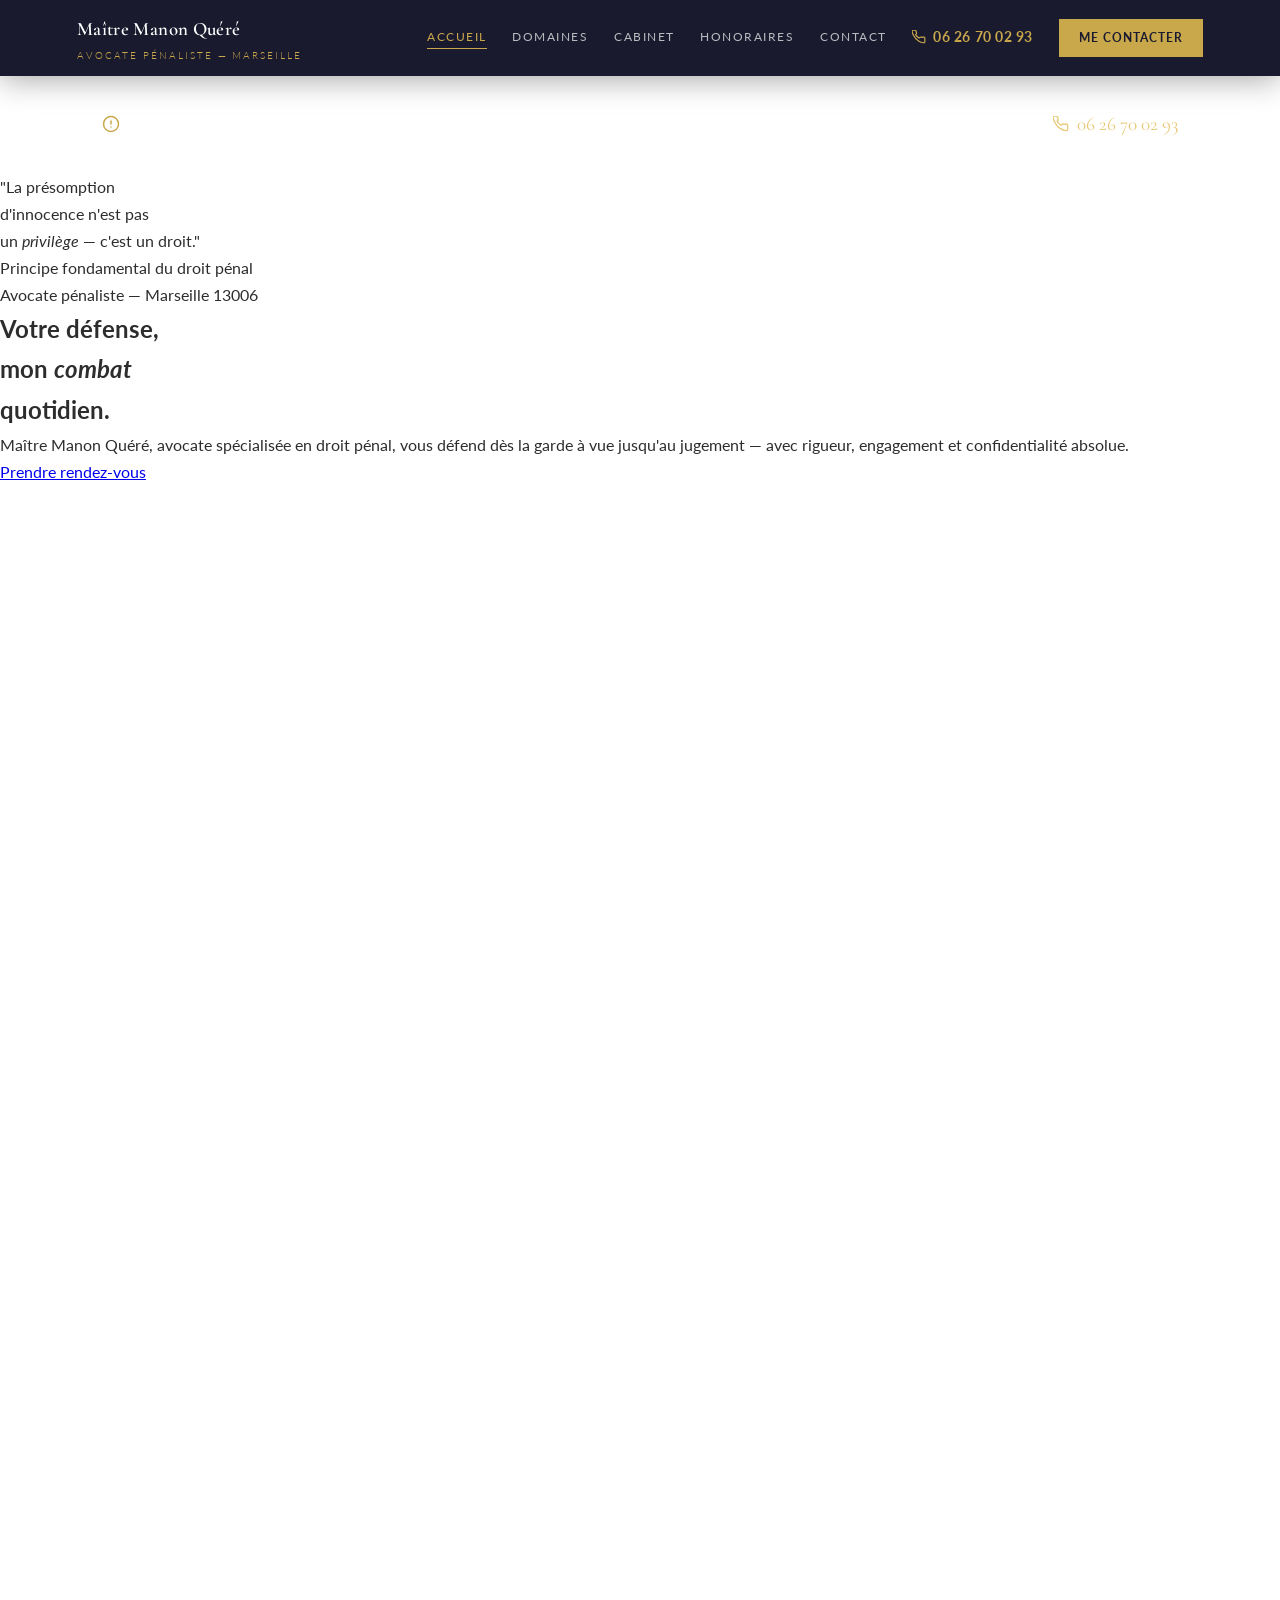
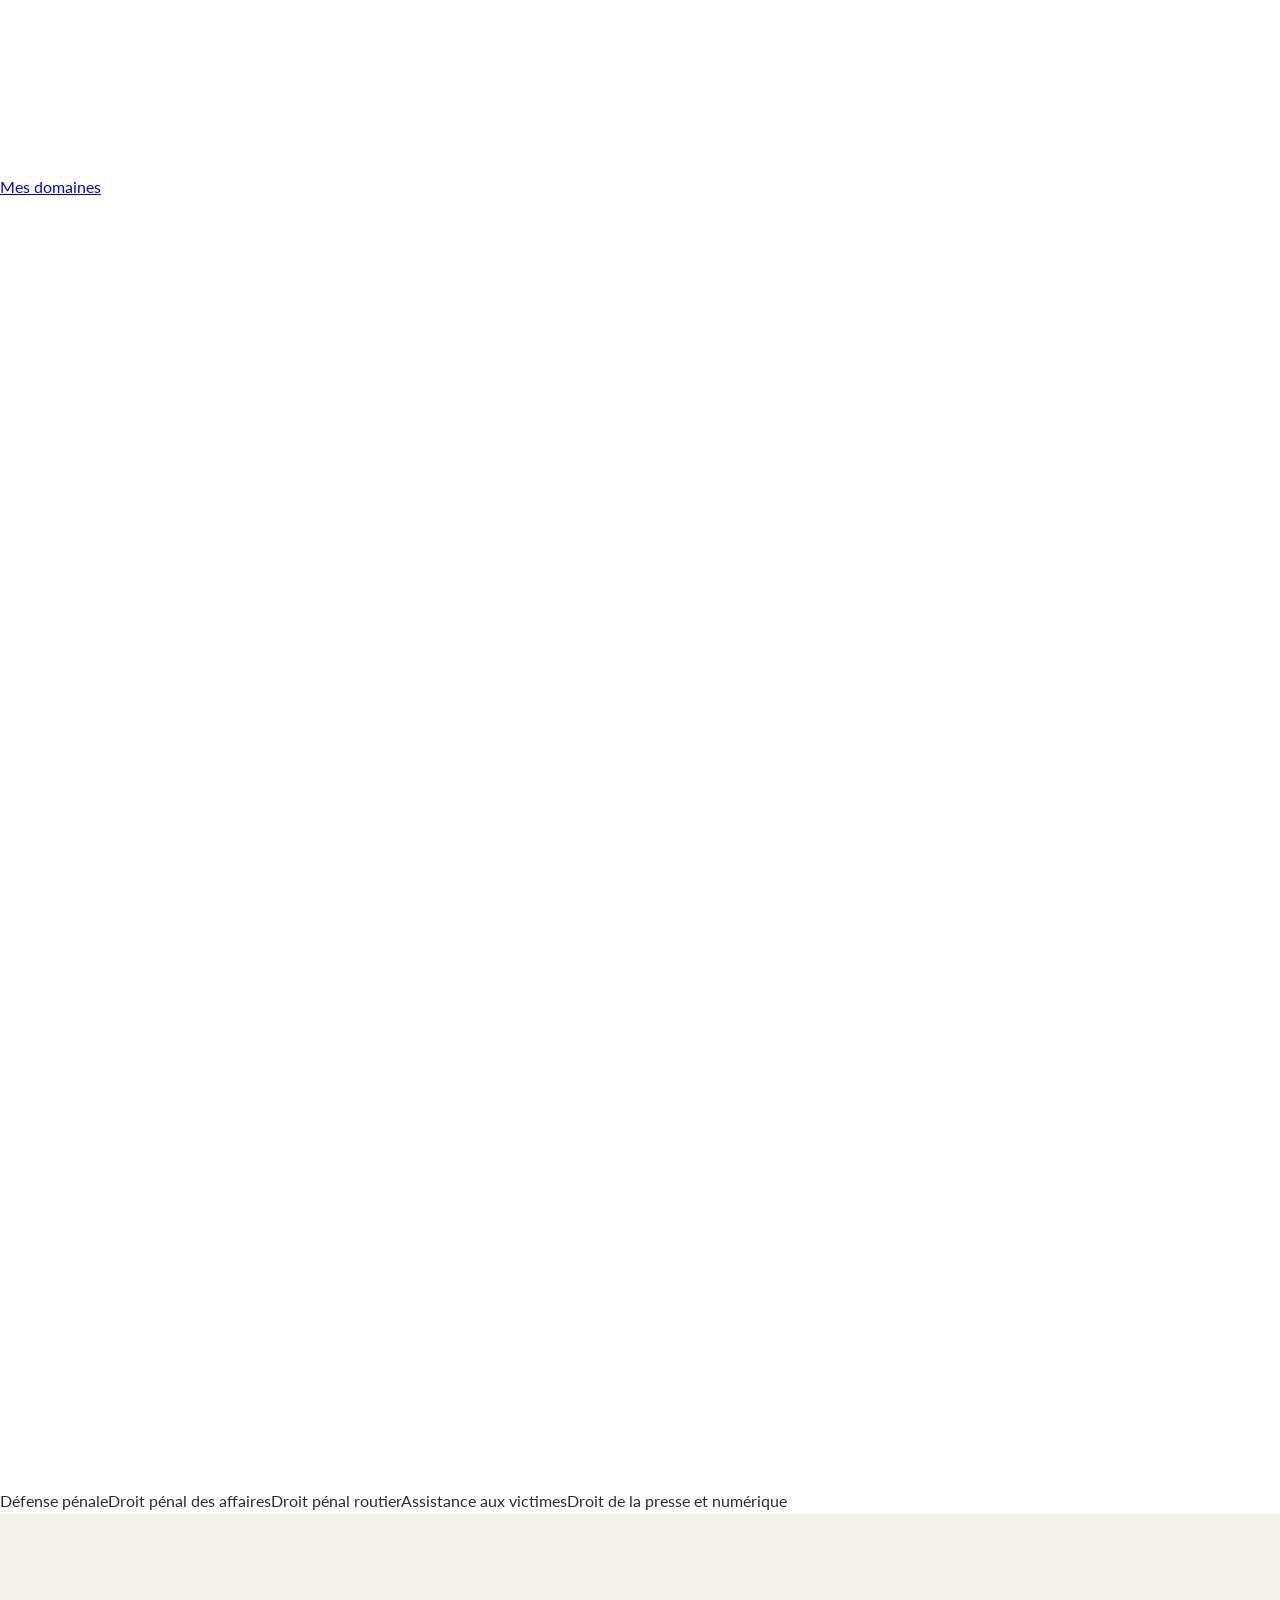
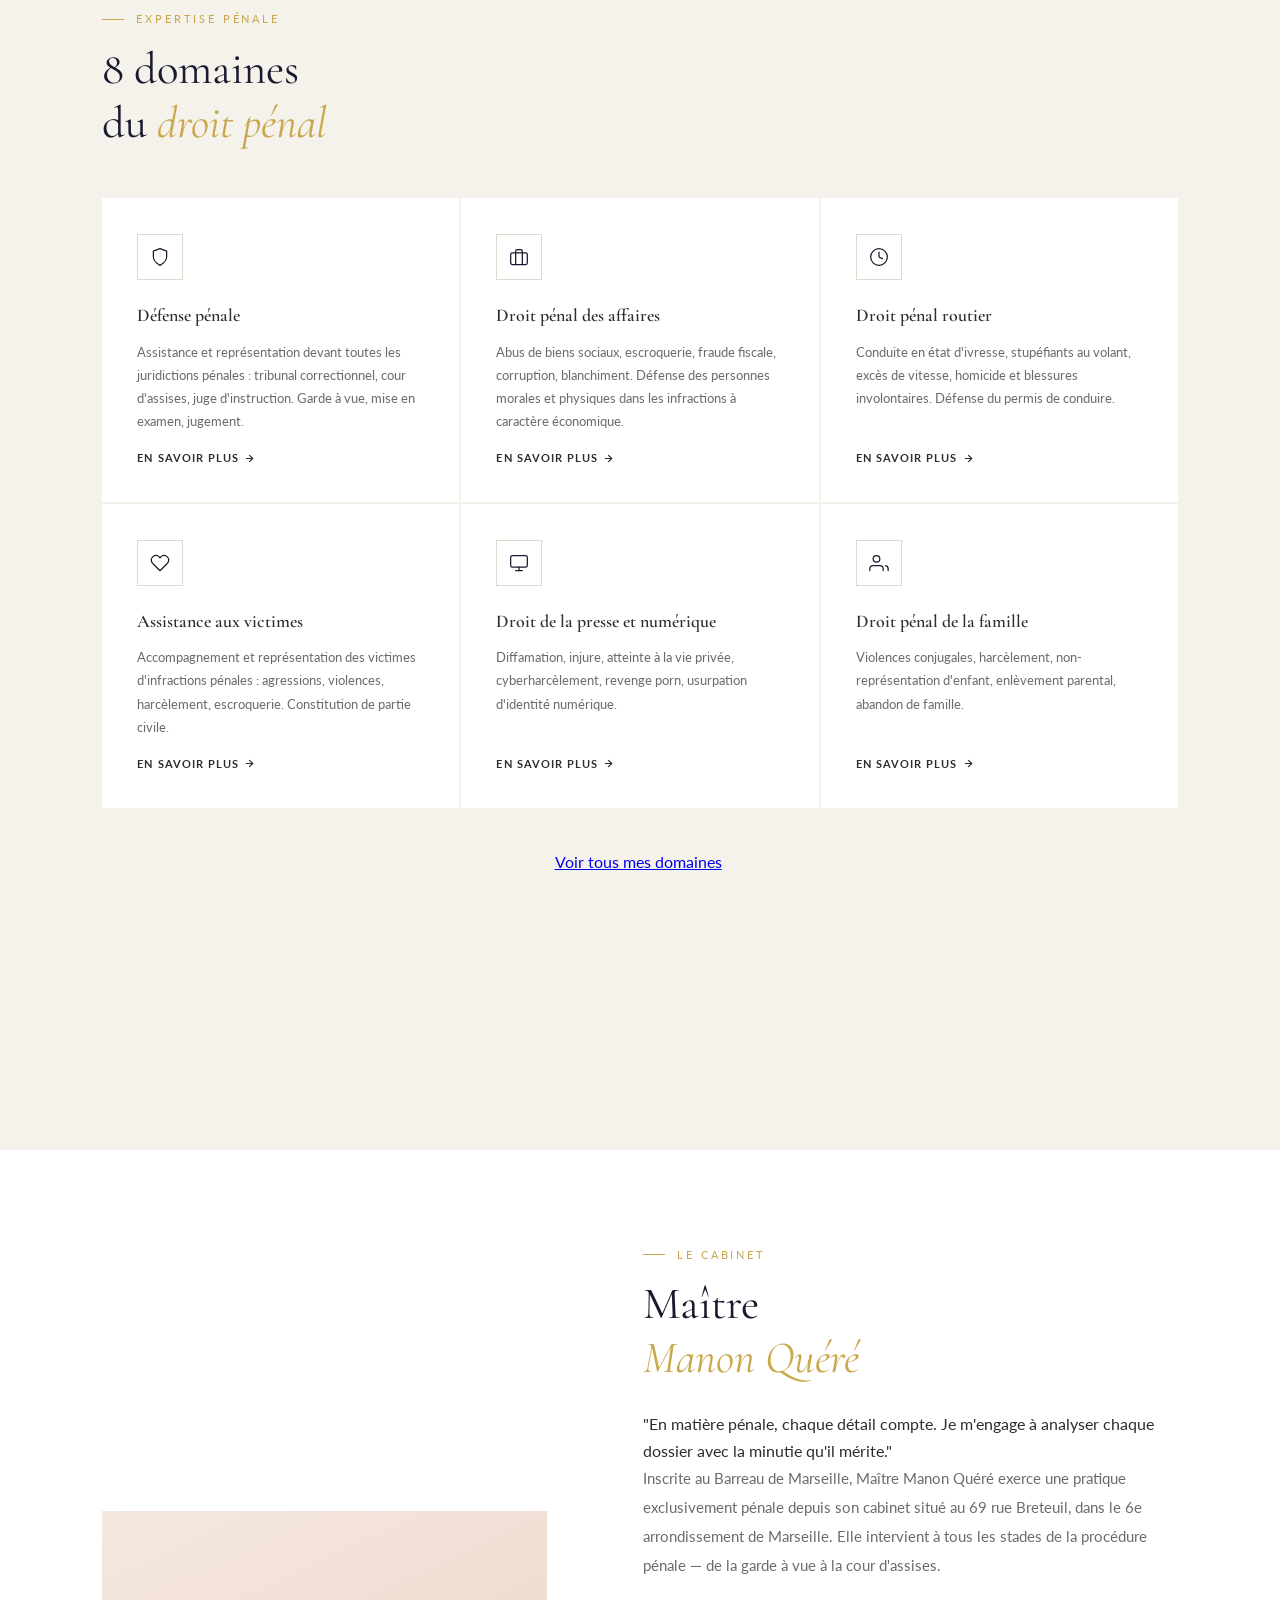
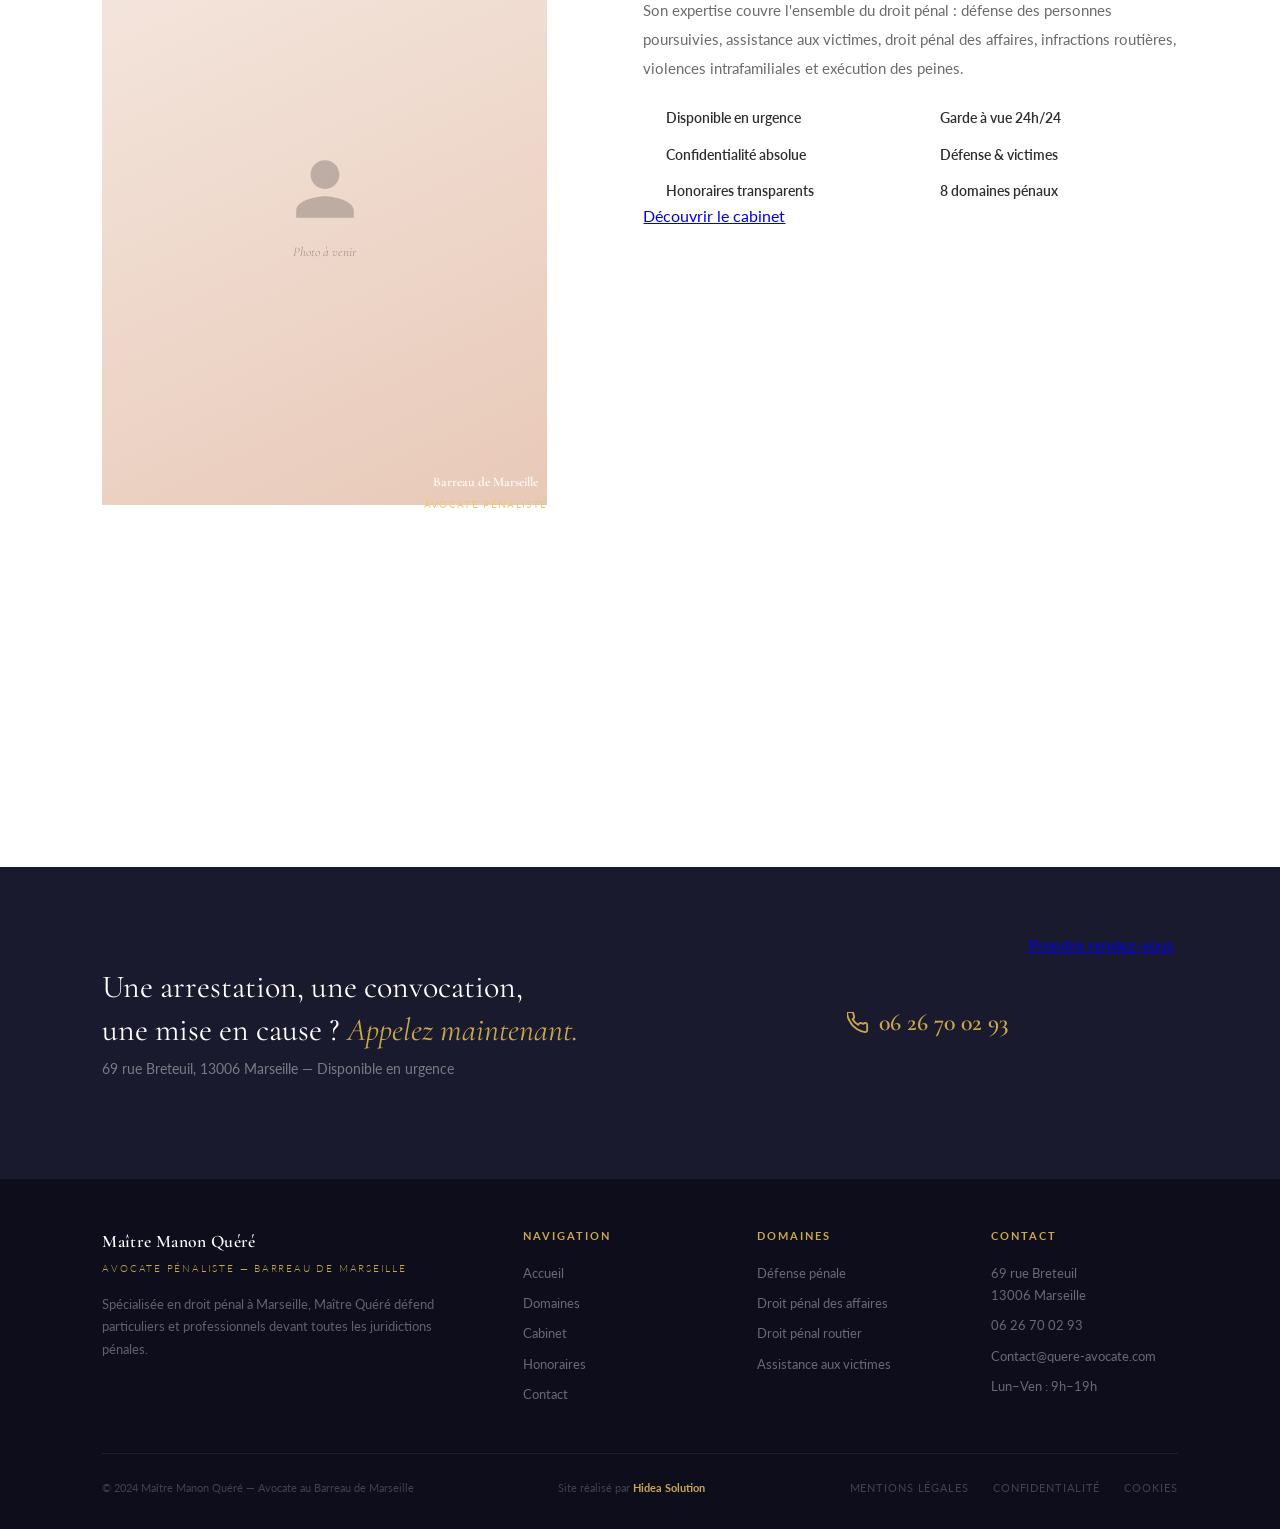
<file: index.html>
<!DOCTYPE html>
<html lang="fr">
<head>
<meta charset="UTF-8"><meta name="viewport" content="width=device-width, initial-scale=1.0">
<title>Maître Manon Quéré – Avocate Pénaliste Marseille (13006) | Droit Pénal</title><meta name="description" content="Maître Manon Quéré, avocate spécialisée en droit pénal au Barreau de Marseille. Défense pénale, aide aux victimes, pénal des affaires, droit routier. 69 rue Breteuil, 13006 Marseille.">
<link rel="stylesheet" href="style.css">
<style>
.hero-bg { background-image: url('https://images.unsplash.com/photo-1589829545856-d10d557cf95f?w=1600&q=85&auto=format&fit=crop'); }
.dom-sec { background: var(--creme); }
.dom-grid { display: grid; grid-template-columns: repeat(3,1fr); gap: 2px; margin-top: 3rem; }
.dc { background: var(--blanc); padding: 2.2rem 2rem; text-decoration: none; color: inherit; display: flex; flex-direction: column; border-left: 3px solid transparent; transition: all .25s; }
.dc:hover { border-left-color: var(--terra); background: var(--noir); transform: translateX(4px); }
.dc:hover .ic-box { background: rgba(184,92,56,.2); }
.dc:hover .ic-box svg { stroke: var(--terra-md); }
.dc:hover .dc-t { color: var(--blanc); }
.dc:hover .dc-d { color: rgba(255,255,255,.48); }
.dc:hover .dc-l { color: var(--terra-md); }
.dc-t { font-family: var(--fd); font-size: 1.12rem; color: var(--noir); margin-bottom: .6rem; transition: color .25s; font-weight: 600; }
.dc-d { font-size: .84rem; color: var(--doux); line-height: 1.72; flex: 1; margin-bottom: 1rem; transition: color .25s; }
.dc-l { font-size: .67rem; letter-spacing: .1em; text-transform: uppercase; color: var(--terra-dk); font-weight: 700; display: flex; align-items: center; gap: 5px; transition: color .25s; }
.dc-l svg { width: 11px; height: 11px; stroke: currentColor; fill: none; stroke-linecap: round; stroke-linejoin: round; stroke-width: 2.5; }
.voir-plus { display: flex; justify-content: center; margin-top: 2.5rem; }
.urgence-band { background: var(--terra-dk); padding: 2rem 8%; display: flex; align-items: center; justify-content: space-between; gap: 1rem; flex-wrap: wrap; }
.urg-t { font-size: .85rem; color: rgba(255,255,255,.8); display: flex; align-items: center; gap: 10px; }
.urg-t svg { width: 18px; height: 18px; stroke: var(--or); fill: none; stroke-linecap: round; stroke-linejoin: round; stroke-width: 2; flex-shrink: 0; }
.urg-tel { font-family: var(--fd); font-size: 1.2rem; color: var(--or-light); text-decoration: none; font-weight: 400; display: flex; align-items: center; gap: 8px; }
.urg-tel svg { width: 16px; height: 16px; stroke: var(--or-light); fill: none; stroke-linecap: round; stroke-linejoin: round; stroke-width: 2; }
.ap-sec { background: var(--blanc); }
.ap-grid { display: grid; grid-template-columns: 1fr 1.2fr; gap: 6rem; align-items: center; }
.ap-frame { position: relative; }
.ap-img { width: 100%; aspect-ratio: 3/4; background: linear-gradient(155deg,#f5e8e0,#e8c9b8); display: flex; align-items: center; justify-content: center; flex-direction: column; gap: 1rem; }
.ap-img svg { opacity: .2; }
.ap-img-note { font-style: italic; color: rgba(0,0,0,.3); font-size: .82rem; font-family: var(--fd); text-align: center; padding: 0 2rem; }
.ap-filet { position: absolute; top: 1.5rem; left: 1.5rem; right: -1.5rem; bottom: -1.5rem; border: 2px solid rgba(184,92,56,.25); z-index: -1; }
.ap-badge { position: absolute; bottom: -1.5rem; right: -1.5rem; background: var(--terra-dk); padding: 1rem 1.5rem; text-align: center; }
.ab-t { font-family: var(--fd); font-size: .82rem; color: var(--blanc); display: block; font-weight: 600; }
.ab-s { font-size: .6rem; color: var(--or-light); text-transform: uppercase; letter-spacing: .14em; margin-top: 3px; display: block; }
.ap-right blockquote { font-family: var(--fd); font-style: italic; font-size: 1.28rem; color: var(--noir); border-left: 3px solid var(--terra); padding-left: 1.5rem; margin: 2rem 0; line-height: 1.65; font-weight: 400; }
.ap-p { color: var(--doux); line-height: 1.9; margin-bottom: 1rem; font-size: .95rem; }
.ap-vals { display: grid; grid-template-columns: 1fr 1fr; gap: .8rem; margin-top: 1.5rem; }
.av { display: flex; align-items: flex-start; gap: 9px; }
.av svg { width: 14px; height: 14px; stroke: var(--terra); stroke-width: 2.5; fill: none; stroke-linecap: round; stroke-linejoin: round; flex-shrink: 0; margin-top: 4px; }
.av span { font-size: .86rem; color: var(--texte); font-weight: 600; }
@media(max-width:1040px){ .dom-grid{grid-template-columns:1fr 1fr;} .ap-grid{grid-template-columns:1fr;gap:3rem;} .ap-filet{display:none;} .ap-badge{position:static;display:inline-block;margin-top:1rem;} .ap-vals{grid-template-columns:1fr;} .urgence-band{flex-direction:column;gap:.8rem;} }
@media(max-width:640px){ .dom-grid{grid-template-columns:1fr;} }
</style>
</head><body>
<header>
  <a href="index.html" class="logo"><span class="logo-t">Maître Manon Quéré</span><span class="logo-s">Avocate pénaliste — Marseille</span></a>
  <button class="burger" id="burger-btn" aria-label="Ouvrir le menu" aria-expanded="false"><span></span><span></span><span></span></button>
  <nav id="nav"><a href="index.html" class=\'active\'>Accueil</a>
    <a href="domaines.html" >Domaines</a>
    <a href="cabinet.html" >Cabinet</a>
    <a href="honoraires.html" >Honoraires</a>
    <a href="contact.html" >Contact</a><a href="tel:+33626700293" class="nav-tel"><svg viewBox="0 0 24 24" fill="none" stroke-width="2" stroke-linecap="round" stroke-linejoin="round"><path d="M22 16.92v3a2 2 0 01-2.18 2 19.79 19.79 0 01-8.63-3.07A19.5 19.5 0 013.07 10a19.79 19.79 0 01-3.07-8.67A2 2 0 012 .18h3a2 2 0 012 1.72 12.84 12.84 0 00.7 2.81 2 2 0 01-.45 2.11L6.09 7.91a16 16 0 006 6l1.27-1.27a2 2 0 012.11-.45 12.84 12.84 0 002.81.7A2 2 0 0122 14v2.92z"/></svg>06 26 70 02 93</a><a href="contact.html" class="nav-cta">Me contacter</a></nav>
</header>

<!-- Bandeau urgence -->
<div class="urgence-band">
  <span class="urg-t"><svg viewBox="0 0 24 24"><circle cx="12" cy="12" r="10"/><line x1="12" y1="8" x2="12" y2="12"/><line x1="12" y1="16" x2="12.01" y2="16"/></svg>
    Garde à vue ? Convocation ? Besoin d'un avocat rapidement ?
  </span>
  <a href="tel:+33626700293" class="urg-tel"><svg viewBox="0 0 24 24" fill="none" stroke-width="2" stroke-linecap="round" stroke-linejoin="round"><path d="M22 16.92v3a2 2 0 01-2.18 2 19.79 19.79 0 01-8.63-3.07A19.5 19.5 0 013.07 10a19.79 19.79 0 01-3.07-8.67A2 2 0 012 .18h3a2 2 0 012 1.72 12.84 12.84 0 00.7 2.81 2 2 0 01-.45 2.11L6.09 7.91a16 16 0 006 6l1.27-1.27a2 2 0 012.11-.45 12.84 12.84 0 002.81.7A2 2 0 0122 14v2.92z"/></svg>06 26 70 02 93</a>
</div>

<section class="hero" style="padding:0">
  <div class="hero-left">
    <div class="hero-bg"></div>
    <div class="hero-left-overlay"></div>
    <div class="hero-left-content">
      <p class="hero-quote">"La présomption<br>d'innocence n'est pas<br>un <em>privilège</em> — c'est un droit."</p>
      <span class="hero-attr">Principe fondamental du droit pénal</span>
    </div>
  </div>
  <div class="hero-right">
    <div class="hero-eyebrow"><div class="hero-eyebrow-bar"></div><span class="hero-eyebrow-txt">Avocate pénaliste — Marseille 13006</span></div>
    <h1>Votre défense,<br>mon <em>combat</em><br>quotidien.</h1>
    <p class="hero-sub">Maître Manon Quéré, avocate spécialisée en droit pénal, vous défend dès la garde à vue jusqu'au jugement — avec rigueur, engagement et confidentialité absolue.</p>
    <div class="hero-btns">
      <a href="contact.html" class="btn-terra">Prendre rendez-vous <svg viewBox="0 0 24 24" fill="none" stroke-width="2" stroke-linecap="round" stroke-linejoin="round"><path d="M5 12h14M12 5l7 7-7 7"/></svg></a>
      <a href="domaines.html" class="btn-ghost-terra">Mes domaines <svg viewBox="0 0 24 24" fill="none" stroke-width="2" stroke-linecap="round" stroke-linejoin="round"><path d="M5 12h14M12 5l7 7-7 7"/></svg></a>
    </div>
    <div class="hero-domaines"><span class="hero-dom-tag">Défense pénale</span><span class="hero-dom-tag">Droit pénal des affaires</span><span class="hero-dom-tag">Droit pénal routier</span><span class="hero-dom-tag">Assistance aux victimes</span><span class="hero-dom-tag">Droit de la presse et numérique</span></div>
  </div>
</section>

<section class="dom-sec">
  <p class="s-lbl">Expertise pénale</p>
  <h2 class="s-t">8 domaines<br>du <em>droit pénal</em></h2>
  <div class="dom-grid"><a href="domaines.html#defensepenale" class="dc reveal">
      <div class="ic-box"><svg viewBox="0 0 24 24"><path d="M12 22s8-4 8-10V5l-8-3-8 3v7c0 6 8 10 8 10z"/></svg></div>
      <h3 class="dc-t">Défense pénale</h3>
      <p class="dc-d">Assistance et représentation devant toutes les juridictions pénales : tribunal correctionnel, cour d'assises, juge d'instruction. Garde à vue, mise en examen, jugement.</p>
      <span class="dc-l">En savoir plus <svg viewBox="0 0 24 24" fill="none" stroke-width="2" stroke-linecap="round" stroke-linejoin="round"><path d="M5 12h14M12 5l7 7-7 7"/></svg></span>
    </a><a href="domaines.html#droitpenaldesaffaire" class="dc reveal">
      <div class="ic-box"><svg viewBox="0 0 24 24"><rect x="2" y="7" width="20" height="14" rx="2"/><path d="M16 21V5a2 2 0 00-2-2h-4a2 2 0 00-2 2v16"/></svg></div>
      <h3 class="dc-t">Droit pénal des affaires</h3>
      <p class="dc-d">Abus de biens sociaux, escroquerie, fraude fiscale, corruption, blanchiment. Défense des personnes morales et physiques dans les infractions à caractère économique.</p>
      <span class="dc-l">En savoir plus <svg viewBox="0 0 24 24" fill="none" stroke-width="2" stroke-linecap="round" stroke-linejoin="round"><path d="M5 12h14M12 5l7 7-7 7"/></svg></span>
    </a><a href="domaines.html#droitpenalroutier" class="dc reveal">
      <div class="ic-box"><svg viewBox="0 0 24 24"><circle cx="12" cy="12" r="10"/><polyline points="12 6 12 12 16 14"/></svg></div>
      <h3 class="dc-t">Droit pénal routier</h3>
      <p class="dc-d">Conduite en état d'ivresse, stupéfiants au volant, excès de vitesse, homicide et blessures involontaires. Défense du permis de conduire.</p>
      <span class="dc-l">En savoir plus <svg viewBox="0 0 24 24" fill="none" stroke-width="2" stroke-linecap="round" stroke-linejoin="round"><path d="M5 12h14M12 5l7 7-7 7"/></svg></span>
    </a><a href="domaines.html#assistanceauxvictime" class="dc reveal">
      <div class="ic-box"><svg viewBox="0 0 24 24"><path d="M20.84 4.61a5.5 5.5 0 00-7.78 0L12 5.67l-1.06-1.06a5.5 5.5 0 00-7.78 7.78l1.06 1.06L12 21.23l7.78-7.78 1.06-1.06a5.5 5.5 0 000-7.78z"/></svg></div>
      <h3 class="dc-t">Assistance aux victimes</h3>
      <p class="dc-d">Accompagnement et représentation des victimes d'infractions pénales : agressions, violences, harcèlement, escroquerie. Constitution de partie civile.</p>
      <span class="dc-l">En savoir plus <svg viewBox="0 0 24 24" fill="none" stroke-width="2" stroke-linecap="round" stroke-linejoin="round"><path d="M5 12h14M12 5l7 7-7 7"/></svg></span>
    </a><a href="domaines.html#droitdelapresseetnum" class="dc reveal">
      <div class="ic-box"><svg viewBox="0 0 24 24"><rect x="2" y="3" width="20" height="14" rx="2"/><line x1="8" y1="21" x2="16" y2="21"/><line x1="12" y1="17" x2="12" y2="21"/></svg></div>
      <h3 class="dc-t">Droit de la presse et numérique</h3>
      <p class="dc-d">Diffamation, injure, atteinte à la vie privée, cyberharcèlement, revenge porn, usurpation d'identité numérique.</p>
      <span class="dc-l">En savoir plus <svg viewBox="0 0 24 24" fill="none" stroke-width="2" stroke-linecap="round" stroke-linejoin="round"><path d="M5 12h14M12 5l7 7-7 7"/></svg></span>
    </a><a href="domaines.html#droitpenaldelafamill" class="dc reveal">
      <div class="ic-box"><svg viewBox="0 0 24 24"><path d="M17 21v-2a4 4 0 00-4-4H5a4 4 0 00-4 4v2"/><circle cx="9" cy="7" r="4"/><path d="M23 21v-2a4 4 0 00-3-3.87"/></svg></div>
      <h3 class="dc-t">Droit pénal de la famille</h3>
      <p class="dc-d">Violences conjugales, harcèlement, non-représentation d'enfant, enlèvement parental, abandon de famille.</p>
      <span class="dc-l">En savoir plus <svg viewBox="0 0 24 24" fill="none" stroke-width="2" stroke-linecap="round" stroke-linejoin="round"><path d="M5 12h14M12 5l7 7-7 7"/></svg></span>
    </a></div>
  <div class="voir-plus"><a href="domaines.html" class="btn-noir">Voir tous mes domaines <svg viewBox="0 0 24 24" fill="none" stroke-width="2" stroke-linecap="round" stroke-linejoin="round"><path d="M5 12h14M12 5l7 7-7 7"/></svg></a></div>
</section>

<section class="ap-sec">
  <div class="ap-grid">
    <div class="ap-frame">
      <div class="ap-img">
        <svg width="72" height="72" viewBox="0 0 24 24" fill="var(--terra-dk)"><path d="M12 12c2.7 0 4.8-2.1 4.8-4.8S14.7 2.4 12 2.4 7.2 4.5 7.2 7.2 9.3 12 12 12zm0 2.4c-3.2 0-9.6 1.6-9.6 4.8v2.4h19.2v-2.4c0-3.2-6.4-4.8-9.6-4.8z"/></svg>
        <p class="ap-img-note">Photo à venir</p>
      </div>
      <div class="ap-filet"></div>
      <div class="ap-badge"><span class="ab-t">Barreau de Marseille</span><span class="ab-s">Avocate pénaliste</span></div>
    </div>
    <div class="reveal">
      <p class="s-lbl">Le Cabinet</p>
      <h2 class="s-t">Maître<br><em>Manon Quéré</em></h2>
      <blockquote>"En matière pénale, chaque détail compte. Je m'engage à analyser chaque dossier avec la minutie qu'il mérite."</blockquote>
      <p class="ap-p">Inscrite au Barreau de Marseille, Maître Manon Quéré exerce une pratique exclusivement pénale depuis son cabinet situé au 69 rue Breteuil, dans le 6e arrondissement de Marseille. Elle intervient à tous les stades de la procédure pénale — de la garde à vue à la cour d'assises.</p>
      <p class="ap-p">Son expertise couvre l'ensemble du droit pénal : défense des personnes poursuivies, assistance aux victimes, droit pénal des affaires, infractions routières, violences intrafamiliales et exécution des peines.</p>
      <div class="ap-vals">
        <div class="av"><svg viewBox="0 0 24 24"><polyline points="20 6 9 17 4 12"/></svg><span>Disponible en urgence</span></div>
        <div class="av"><svg viewBox="0 0 24 24"><polyline points="20 6 9 17 4 12"/></svg><span>Garde à vue 24h/24</span></div>
        <div class="av"><svg viewBox="0 0 24 24"><polyline points="20 6 9 17 4 12"/></svg><span>Confidentialité absolue</span></div>
        <div class="av"><svg viewBox="0 0 24 24"><polyline points="20 6 9 17 4 12"/></svg><span>Défense & victimes</span></div>
        <div class="av"><svg viewBox="0 0 24 24"><polyline points="20 6 9 17 4 12"/></svg><span>Honoraires transparents</span></div>
        <div class="av"><svg viewBox="0 0 24 24"><polyline points="20 6 9 17 4 12"/></svg><span>8 domaines pénaux</span></div>
      </div>
      <a href="cabinet.html" class="btn-terra" style="margin-top:2rem">Découvrir le cabinet <svg viewBox="0 0 24 24" fill="none" stroke-width="2" stroke-linecap="round" stroke-linejoin="round"><path d="M5 12h14M12 5l7 7-7 7"/></svg></a>
    </div>
  </div>
</section>

<div class="cta-band"><div><p class="cta-band-t">Une arrestation, une convocation,<br>une mise en cause ? <em>Appelez maintenant.</em></p><p class="cta-band-sub">69 rue Breteuil, 13006 Marseille — Disponible en urgence</p></div><div class="cta-band-a"><a href="tel:+33626700293" class="tel-big"><svg viewBox="0 0 24 24" fill="none" stroke-width="2" stroke-linecap="round" stroke-linejoin="round"><path d="M22 16.92v3a2 2 0 01-2.18 2 19.79 19.79 0 01-8.63-3.07A19.5 19.5 0 013.07 10a19.79 19.79 0 01-3.07-8.67A2 2 0 012 .18h3a2 2 0 012 1.72 12.84 12.84 0 00.7 2.81 2 2 0 01-.45 2.11L6.09 7.91a16 16 0 006 6l1.27-1.27a2 2 0 012.11-.45 12.84 12.84 0 002.81.7A2 2 0 0122 14v2.92z"/></svg>06 26 70 02 93</a><a href="contact.html" class="btn-blanc">Prendre rendez-vous <svg viewBox="0 0 24 24" fill="none" stroke-width="2" stroke-linecap="round" stroke-linejoin="round"><path d="M5 12h14M12 5l7 7-7 7"/></svg></a></div></div>
<footer>
  <div class="footer-top">
    <div class="footer-brand"><span class="logo-t">Maître Manon Quéré</span><span class="logo-s">Avocate pénaliste — Barreau de Marseille</span><p>Spécialisée en droit pénal à Marseille, Maître Quéré défend particuliers et professionnels devant toutes les juridictions pénales.</p></div>
    <div class="footer-col"><h4>Navigation</h4><a href="index.html">Accueil</a><a href="domaines.html">Domaines</a><a href="cabinet.html">Cabinet</a><a href="honoraires.html">Honoraires</a><a href="contact.html">Contact</a></div>
    <div class="footer-col"><h4>Domaines</h4><a href="domaines.html#defensepenale">Défense pénale</a><a href="domaines.html#droitpenaldesaffaire">Droit pénal des affaires</a><a href="domaines.html#droitpenalroutier">Droit pénal routier</a><a href="domaines.html#assistanceauxvictime">Assistance aux victimes</a></div>
    <div class="footer-col"><h4>Contact</h4><p>69 rue Breteuil<br>13006 Marseille</p><a href="tel:+33626700293">06 26 70 02 93</a><a href="mailto:Contact@quere-avocate.com">Contact@quere-avocate.com</a><p style="margin-top:.5rem">Lun–Ven : 9h–19h</p></div>
  </div>
  <div class="footer-bottom">
    <div class="footer-copy">© 2024 Maître Manon Quéré — Avocate au Barreau de Marseille</div>
    <div class="footer-powered">Site réalisé par <a href="https://www.hidea-solution.fr" target="_blank" rel="noopener">Hidea Solution</a></div>
    <div class="footer-legal"><a href="#">Mentions légales</a><a href="#">Confidentialité</a><a href="#">Cookies</a></div>
  </div>
</footer><script src="main.js"></script>
</body></html>
</file>
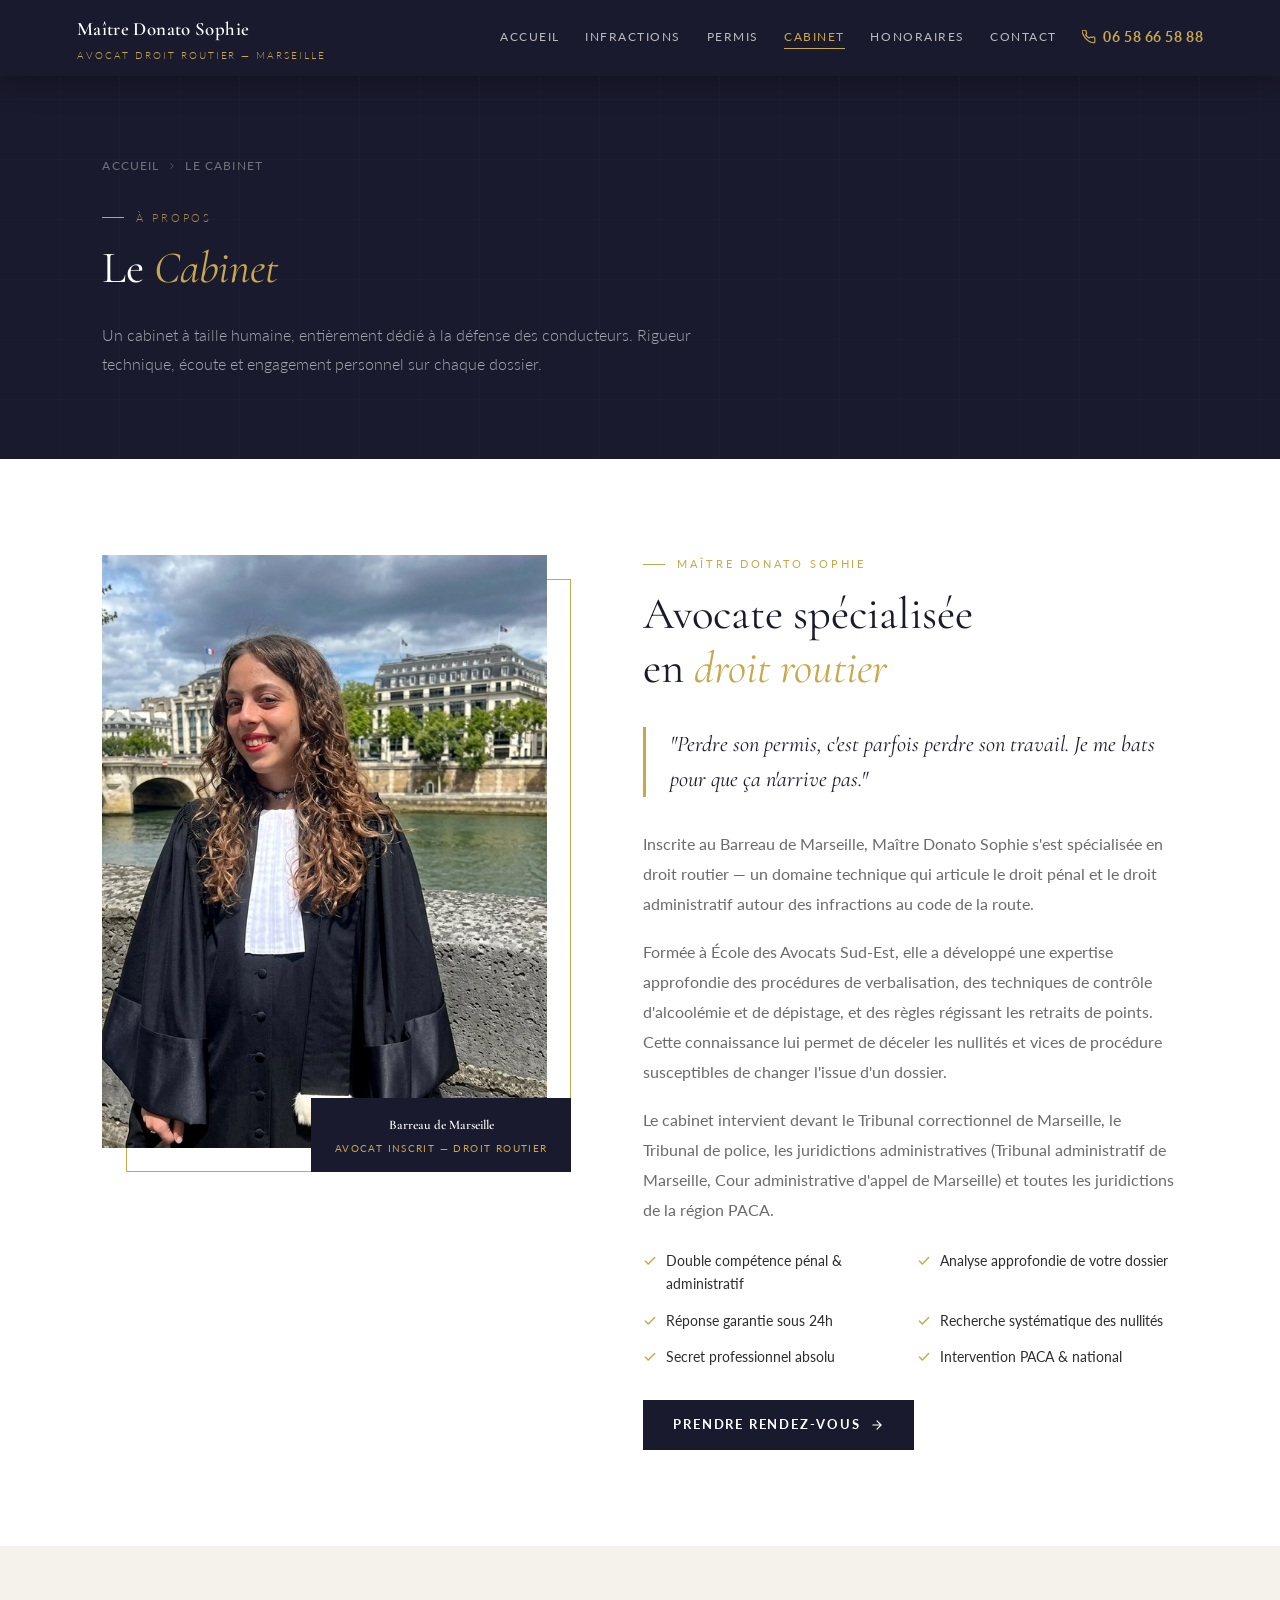
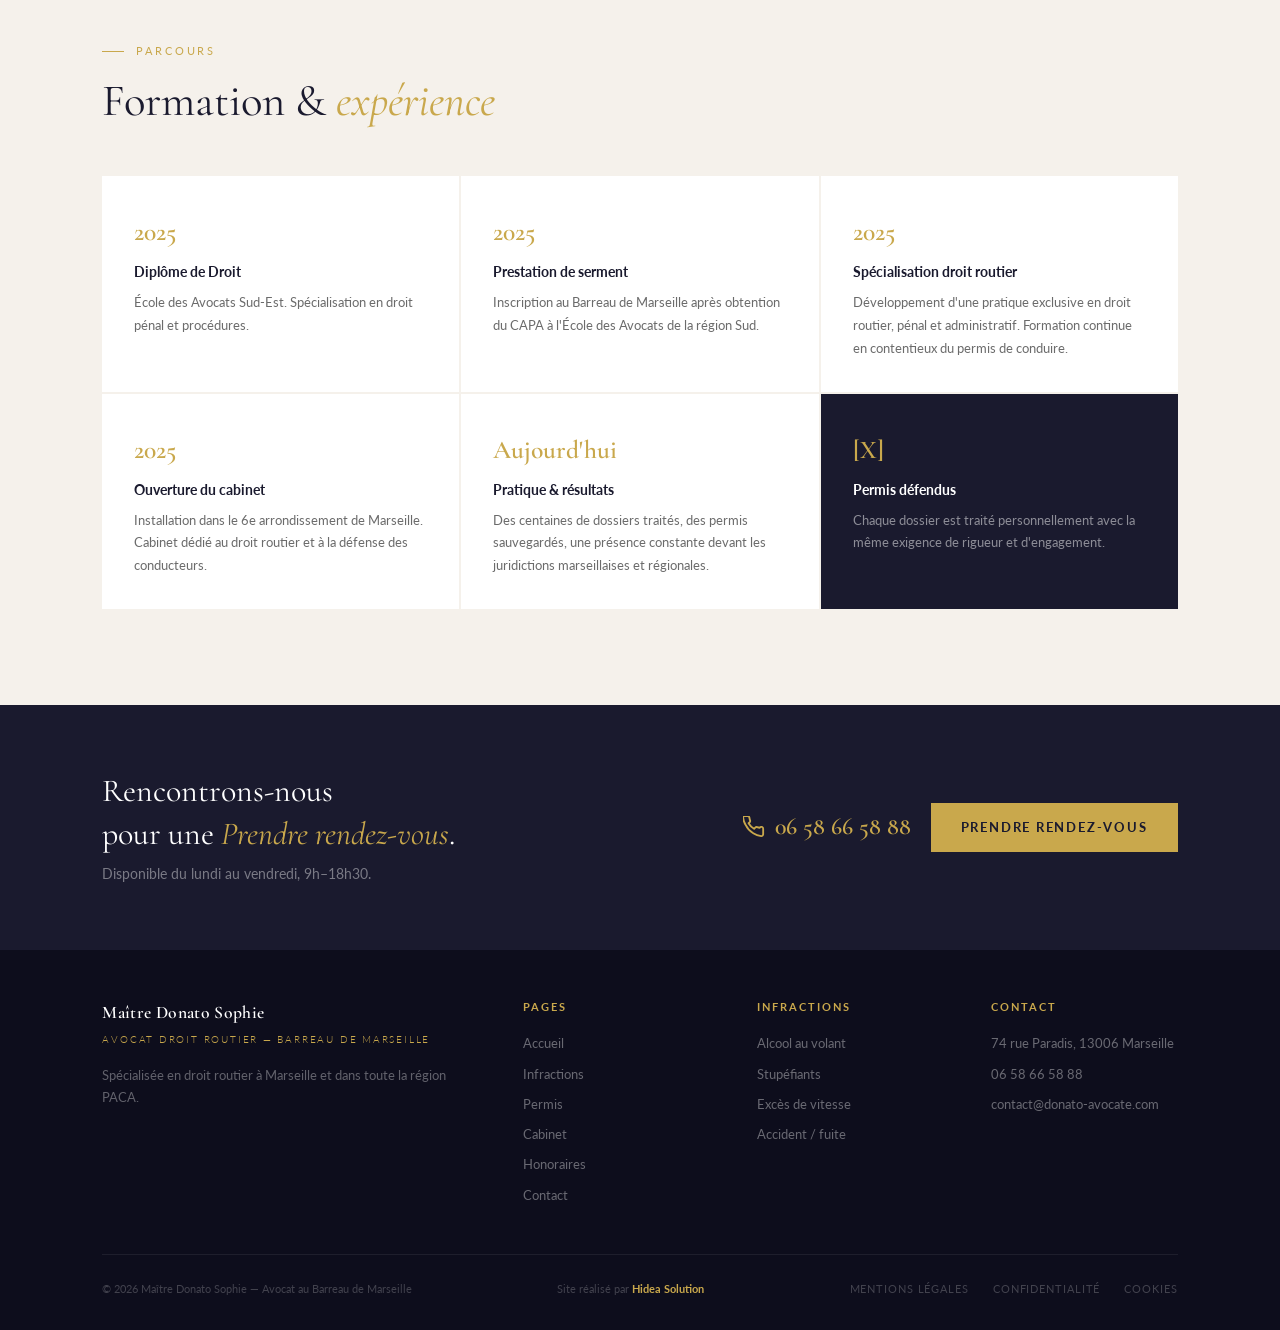
<file: cabinet.html>
<!DOCTYPE html>
<html lang="fr">
<head>
<meta charset="UTF-8"><meta name="viewport" content="width=device-width, initial-scale=1.0">
<title>Le Cabinet — Maître Donato Sophie, Avocat Droit Routier Marseille</title>
<meta name="description" content="Découvrez le cabinet de Maître Donato Sophie, avocate spécialisée en droit routier au Barreau de Marseille. Présentation, formation, valeurs.">
<link rel="stylesheet" href="style.css">
<style>
.cabinet-grid { display: grid; grid-template-columns: 1fr 1.2fr; gap: 6rem; align-items: start; }
.cab-photo { position: relative; }
.cab-img { width: 100%; aspect-ratio: 3/4; background: linear-gradient(155deg,#d8d2c8,#bfb9b0); display: flex; align-items: center; justify-content: center; flex-direction: column; gap: 1rem; }
.cab-img svg { opacity: .22; }
.cab-img-note { font-style: italic; color: rgba(0,0,0,.28); font-size: .82rem; font-family: var(--fd); text-align: center; padding: 0 2rem; }
.cab-cadre { position: absolute; top: 1.5rem; left: 1.5rem; right: -1.5rem; bottom: -1.5rem; border: 1.5px solid var(--or); z-index: -1; }
.cab-badge { position: absolute; bottom: -1.5rem; right: -1.5rem; background: var(--marine); padding: 1rem 1.5rem; text-align: center; }
.cb-t { font-family: var(--fd); font-size: .82rem; font-weight: 600; color: var(--blanc); display: block; }
.cb-s { font-size: .62rem; color: var(--or); text-transform: uppercase; letter-spacing: .14em; margin-top: 3px; display: block; }
.cab-right blockquote { font-family: var(--fd); font-style: italic; font-size: 1.4rem; color: var(--marine); border-left: 3px solid var(--or); padding-left: 1.5rem; margin: 2rem 0; line-height: 1.55; }
.cab-p { color: var(--doux); line-height: 1.88; margin-bottom: 1.1rem; }
.cab-vals { display: grid; grid-template-columns: 1fr 1fr; gap: .8rem; margin-top: 1.5rem; }
.cv { display: flex; align-items: flex-start; gap: 9px; }
.cv svg { width: 14px; height: 14px; stroke: var(--or); stroke-width: 2.5; fill: none; stroke-linecap: round; stroke-linejoin: round; flex-shrink: 0; margin-top: 5px; }
.cv span { font-size: .86rem; color: var(--texte); }
.parcours { background: var(--creme); }
.parcours-grid { display: grid; grid-template-columns: repeat(3,1fr); gap: 2px; margin-top: 3rem; }
.parc-card { background: var(--blanc); padding: 2rem; border-top: 2px solid transparent; transition: border-color .25s; }
.parc-card:hover { border-top-color: var(--or); }
.parc-annee { font-family: var(--fd); font-size: 1.6rem; font-weight: 600; color: var(--or); }
.parc-titre { font-weight: 700; font-size: .9rem; color: var(--marine); margin: .4rem 0; }
.parc-desc { font-size: .84rem; color: var(--doux); line-height: 1.7; }
@media(max-width:1040px){ .cabinet-grid{grid-template-columns:1fr;gap:3rem;} .cab-cadre{display:none;} .cab-badge{position:static;display:inline-block;margin-top:1rem;} .parcours-grid{grid-template-columns:1fr 1fr;} .cab-vals{grid-template-columns:1fr;} }
@media(max-width:640px){ .parcours-grid{grid-template-columns:1fr;} }
</style>
</head>
<body>
<header>
  <a href="index.html" class="logo"><span class="logo-t">Maître Donato Sophie</span><span class="logo-s">Avocat Droit Routier — Marseille</span></a>
  <button class="burger" id="burger-btn" aria-label="Ouvrir le menu" aria-expanded="false">
    <span></span><span></span><span></span>
  </button>
  <nav id="nav">
    <a href="index.html">Accueil</a><a href="infractions.html">Infractions</a><a href="permis.html">Permis</a><a href="cabinet.html" class="active">Cabinet</a><a href="honoraires.html">Honoraires</a><a href="contact.html">Contact</a>
    <a href="tel:+33658665888" class="nav-tel"><svg viewBox="0 0 24 24" fill="none" stroke="var(--or)" stroke-width="2" stroke-linecap="round" stroke-linejoin="round"><path d="M22 16.92v3a2 2 0 01-2.18 2 19.79 19.79 0 01-8.63-3.07A19.5 19.5 0 013.07 10a19.79 19.79 0 01-3.07-8.67A2 2 0 012 .18h3a2 2 0 012 1.72 12.84 12.84 0 00.7 2.81 2 2 0 01-.45 2.11L6.09 7.91a16 16 0 006 6l1.27-1.27a2 2 0 012.11-.45 12.84 12.84 0 002.81.7A2 2 0 0122 14v2.92z"/></svg>06 58 66 58 88</a>
    
  </nav>
</header>

<div class="page-hero">
  <div class="page-hero-inner">
    <div class="breadcrumb"><a href="index.html">Accueil</a><svg viewBox="0 0 24 24"><polyline points="9 18 15 12 9 6"/></svg><span>Le Cabinet</span></div>
    <p class="s-lbl">À propos</p>
    <h1 class="s-t">Le <em>Cabinet</em></h1>
    <p>Un cabinet à taille humaine, entièrement dédié à la défense des conducteurs. Rigueur technique, écoute et engagement personnel sur chaque dossier.</p>
  </div>
</div>

<section>
  <div class="cabinet-grid">
    <div class="cab-photo">
      <div class="cab-img" style="padding:0;overflow:hidden;"><img src="[data-uri]" alt="Maître Donato Sophie, avocate droit routier Marseille" style="width:100%;height:100%;object-fit:cover;object-position:center top;display:block;"></div>
      <div class="cab-cadre"></div>
      <div class="cab-badge"><span class="cb-t">Barreau de Marseille</span><span class="cb-s">Avocat inscrit — Droit routier</span></div>
    </div>
    <div class="cab-right reveal">
      <p class="s-lbl">Maître Donato Sophie</p>
      <h2 class="s-t">Avocate spécialisée<br>en <em>droit routier</em></h2>
      <blockquote>"Perdre son permis, c'est parfois perdre son travail. Je me bats pour que ça n'arrive pas."</blockquote>
      <p class="cab-p">Inscrite au Barreau de Marseille, Maître Donato Sophie s'est spécialisée en droit routier — un domaine technique qui articule le droit pénal et le droit administratif autour des infractions au code de la route.</p>
      <p class="cab-p">Formée à École des Avocats Sud-Est, elle a développé une expertise approfondie des procédures de verbalisation, des techniques de contrôle d'alcoolémie et de dépistage, et des règles régissant les retraits de points. Cette connaissance lui permet de déceler les nullités et vices de procédure susceptibles de changer l'issue d'un dossier.</p>
      <p class="cab-p">Le cabinet intervient devant le Tribunal correctionnel de Marseille, le Tribunal de police, les juridictions administratives (Tribunal administratif de Marseille, Cour administrative d'appel de Marseille) et toutes les juridictions de la région PACA.</p>
      <div class="cab-vals">
        <div class="cv"><svg viewBox="0 0 24 24"><polyline points="20 6 9 17 4 12"/></svg><span>Double compétence pénal &amp; administratif</span></div>
        <div class="cv"><svg viewBox="0 0 24 24"><polyline points="20 6 9 17 4 12"/></svg><span>Analyse approfondie de votre dossier</span></div>
        <div class="cv"><svg viewBox="0 0 24 24"><polyline points="20 6 9 17 4 12"/></svg><span>Réponse garantie sous 24h</span></div>
        <div class="cv"><svg viewBox="0 0 24 24"><polyline points="20 6 9 17 4 12"/></svg><span>Recherche systématique des nullités</span></div>
        <div class="cv"><svg viewBox="0 0 24 24"><polyline points="20 6 9 17 4 12"/></svg><span>Secret professionnel absolu</span></div>
        <div class="cv"><svg viewBox="0 0 24 24"><polyline points="20 6 9 17 4 12"/></svg><span>Intervention PACA &amp; national</span></div>
      </div>
      <a href="contact.html" class="btn-marine" style="margin-top:2rem">Prendre rendez-vous <svg viewBox="0 0 24 24"><path d="M5 12h14M12 5l7 7-7 7"/></svg></a>
    </div>
  </div>
</section>

<section class="parcours">
  <p class="s-lbl">Parcours</p>
  <h2 class="s-t">Formation &amp; <em>expérience</em></h2>
  <div class="parcours-grid">
    <div class="parc-card reveal"><div class="parc-annee">2025</div><div class="parc-titre">Diplôme de Droit</div><p class="parc-desc">École des Avocats Sud-Est. Spécialisation en droit pénal et procédures.</p></div>
    <div class="parc-card reveal"><div class="parc-annee">2025</div><div class="parc-titre">Prestation de serment</div><p class="parc-desc">Inscription au Barreau de Marseille après obtention du CAPA à l'École des Avocats de la région Sud.</p></div>
    <div class="parc-card reveal"><div class="parc-annee">2025</div><div class="parc-titre">Spécialisation droit routier</div><p class="parc-desc">Développement d'une pratique exclusive en droit routier, pénal et administratif. Formation continue en contentieux du permis de conduire.</p></div>
    <div class="parc-card reveal"><div class="parc-annee">2025</div><div class="parc-titre">Ouverture du cabinet</div><p class="parc-desc">Installation dans le 6e arrondissement de Marseille. Cabinet dédié au droit routier et à la défense des conducteurs.</p></div>
    <div class="parc-card reveal"><div class="parc-annee">Aujourd'hui</div><div class="parc-titre">Pratique &amp; résultats</div><p class="parc-desc">Des centaines de dossiers traités, des permis sauvegardés, une présence constante devant les juridictions marseillaises et régionales.</p></div>
    <div class="parc-card reveal" style="background:var(--marine)">
      <div class="parc-annee" style="color:var(--or)">[X]</div>
      <div class="parc-titre" style="color:var(--blanc)">Permis défendus</div>
      <p class="parc-desc" style="color:rgba(255,255,255,.5)">Chaque dossier est traité personnellement avec la même exigence de rigueur et d'engagement.</p>
    </div>
  </div>
</section>

<div class="cta-band">
  <div><p class="cta-band-t">Rencontrons-nous<br>pour une <em>Prendre rendez-vous</em>.</p><p class="cta-band-sub">Disponible du lundi au vendredi, 9h–18h30.</p></div>
  <div class="cta-band-a">
    <a href="tel:+33658665888" class="tel-big"><svg viewBox="0 0 24 24" fill="none" stroke="var(--or)" stroke-width="2" stroke-linecap="round" stroke-linejoin="round"><path d="M22 16.92v3a2 2 0 01-2.18 2 19.79 19.79 0 01-8.63-3.07A19.5 19.5 0 013.07 10a19.79 19.79 0 01-3.07-8.67A2 2 0 012 .18h3a2 2 0 012 1.72 12.84 12.84 0 00.7 2.81 2 2 0 01-.45 2.11L6.09 7.91a16 16 0 006 6l1.27-1.27a2 2 0 012.11-.45 12.84 12.84 0 002.81.7A2 2 0 0122 14v2.92z"/></svg>06 58 66 58 88</a>
    <a href="contact.html" class="btn-or">Prendre rendez-vous</a>
  </div>
</div>

<footer>
  <div class="footer-top">
    <div class="footer-brand"><span class="logo-t">Maître Donato Sophie</span><span class="logo-s">Avocat Droit Routier — Barreau de Marseille</span><p>Spécialisée en droit routier à Marseille et dans toute la région PACA.</p></div>
    <div class="footer-col"><h4>Pages</h4><a href="index.html">Accueil</a><a href="infractions.html">Infractions</a><a href="permis.html">Permis</a><a href="cabinet.html">Cabinet</a><a href="honoraires.html">Honoraires</a><a href="contact.html">Contact</a></div>
    <div class="footer-col"><h4>Infractions</h4><a href="infractions.html#alcool">Alcool au volant</a><a href="infractions.html#stupefiants">Stupéfiants</a><a href="infractions.html#vitesse">Excès de vitesse</a><a href="infractions.html#accident">Accident / fuite</a></div>
    <div class="footer-col"><h4>Contact</h4><p>74 rue Paradis, 13006 Marseille</p><a href="tel:+33658665888">06 58 66 58 88</a><a href="mailto:contact@donato-avocate.com">contact@donato-avocate.com</a></div>
  </div>
  <div class="footer-bottom">
    <div class="footer-copy">© 2026 Maître Donato Sophie — Avocat au Barreau de Marseille</div>
    <div class="footer-powered">Site réalisé par <a href="https://www.hidea-solution.fr" target="_blank" rel="noopener">Hidea Solution</a></div>
    <div class="footer-legal"><a href="#">Mentions légales</a><a href="#">Confidentialité</a><a href="#">Cookies</a></div>
  </div>
</footer>
<script src="main.js"></script>
</body>
</html>
</file>
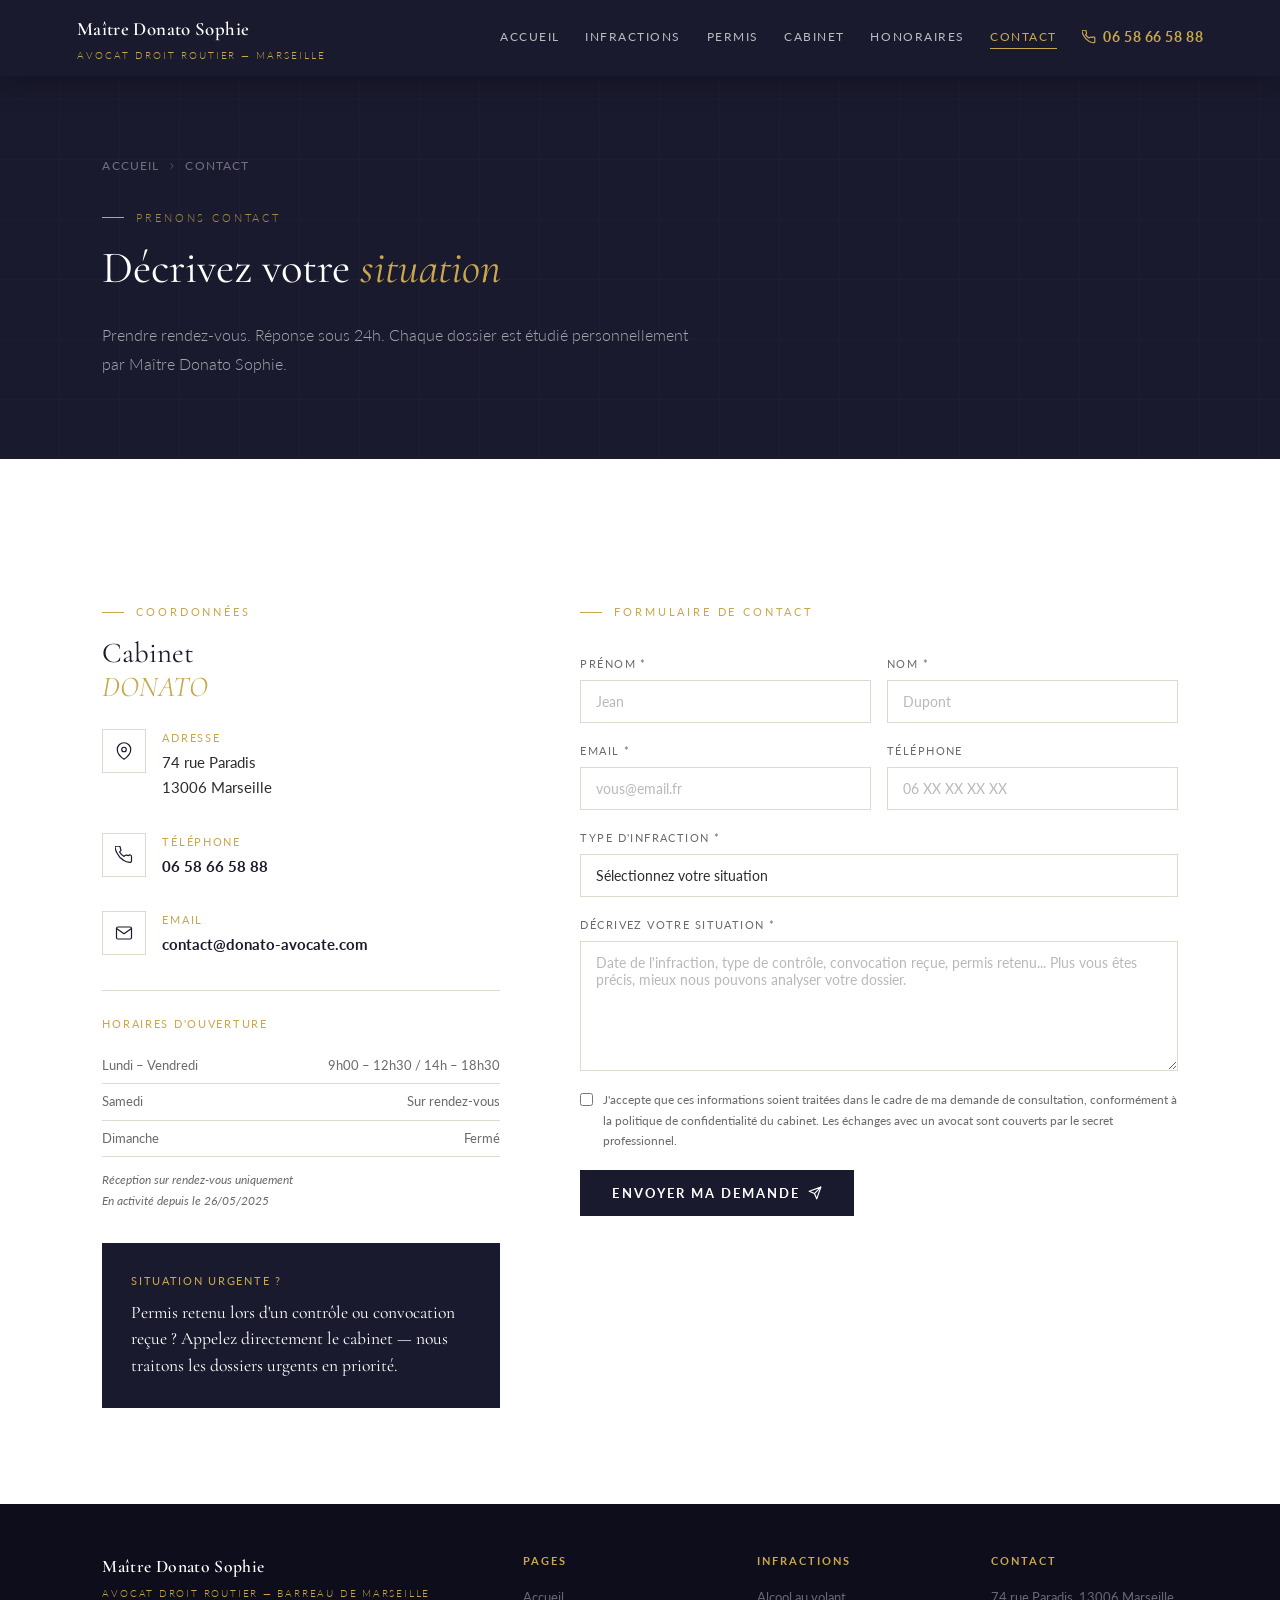
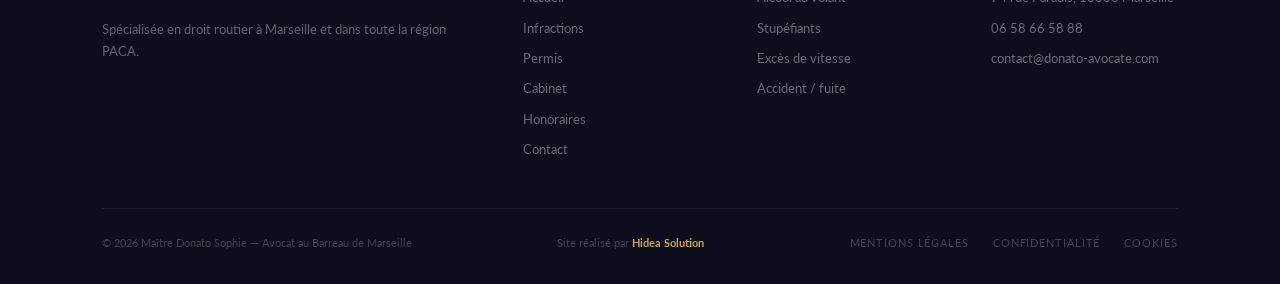
<file: contact.html>
<!DOCTYPE html>
<html lang="fr">
<head>
<meta charset="UTF-8"><meta name="viewport" content="width=device-width, initial-scale=1.0">
<title>Contact — Maître Donato Sophie, Avocat Droit Routier Marseille</title>
<meta name="description" content="Contactez Maître Donato Sophie, avocate en droit routier à Marseille. Prendre rendez-vous, réponse sous 24h. Cabinet au 13006 Marseille.">
<link rel="stylesheet" href="style.css">
<style>
.contact-grid { display: grid; grid-template-columns: 1fr 1.5fr; gap: 5rem; margin-top: 3rem; }
.ci { display: flex; gap: 1rem; margin-bottom: 2rem; align-items: flex-start; }
.ci-ic { width: 44px; height: 44px; flex-shrink: 0; border: 1px solid var(--bordure); display: flex; align-items: center; justify-content: center; }
.ci-ic svg { width: 18px; height: 18px; stroke: var(--marine); stroke-width: 1.6; fill: none; stroke-linecap: round; stroke-linejoin: round; }
.ci-l { font-size: .67rem; text-transform: uppercase; letter-spacing: .16em; color: var(--or); margin-bottom: 3px; }
.ci-v { font-size: .93rem; color: var(--texte); }
.ci-v a { color: var(--marine); text-decoration: none; font-weight: 700; }
.ci-v a:hover { color: var(--or); }
.hrs { border-top: 1px solid var(--bordure); padding-top: 1.5rem; margin-top: 1.5rem; }
.hr-t { font-size: .67rem; text-transform: uppercase; letter-spacing: .16em; color: var(--or); margin-bottom: .9rem; }
.hr-l { display: flex; justify-content: space-between; font-size: .84rem; color: var(--doux); padding: .4rem 0; border-bottom: 1px solid var(--bordure); }
.urgence-box { background: var(--marine); padding: 1.8rem; margin-top: 2rem; }
.ub-t { font-size: .67rem; text-transform: uppercase; letter-spacing: .16em; color: var(--or); margin-bottom: .6rem; }
.ub-v { font-family: var(--fd); font-size: 1.1rem; color: var(--blanc); font-weight: 400; line-height: 1.5; }
.cf { display: flex; flex-direction: column; gap: 1.2rem; }
.f-row { display: grid; grid-template-columns: 1fr 1fr; gap: 1rem; }
.fg { display: flex; flex-direction: column; gap: .4rem; }
.fl { font-size: .68rem; text-transform: uppercase; letter-spacing: .13em; color: var(--doux); }
.fi, .fs, .ft {
  background: var(--blanc); border: 1px solid var(--bordure);
  color: var(--texte); padding: 12px 15px;
  font-family: var(--fb); font-size: .9rem;
  outline: none; transition: border-color .2s; width: 100%; appearance: none;
}
.fi::placeholder, .ft::placeholder { color: rgba(0,0,0,.28); }
.fi:focus, .fs:focus, .ft:focus { border-color: var(--or); }
.ft { resize: vertical; min-height: 130px; }
.f-rgpd { display: flex; align-items: flex-start; gap: 10px; font-size: .77rem; color: var(--doux); line-height: 1.65; }
.f-rgpd input { margin-top: 3px; flex-shrink: 0; accent-color: var(--or); }
.btn-submit { background: var(--marine); color: var(--blanc); border: none; padding: 15px 32px; font-family: var(--fb); font-size: .8rem; font-weight: 700; letter-spacing: .16em; text-transform: uppercase; cursor: pointer; align-self: flex-start; display: flex; align-items: center; gap: 8px; transition: background .2s, transform .2s; }
.btn-submit svg { width: 14px; height: 14px; stroke: var(--blanc); fill: none; stroke-linecap: round; stroke-linejoin: round; stroke-width: 2; }
.btn-submit:hover { background: var(--marine-mid); transform: translateY(-1px); }
#form-success { display: none; color: #2a7a4b; font-size: .9rem; font-style: italic; margin-top: .5rem; padding: .8rem 1rem; background: #e8f5ed; border-left: 3px solid #2a7a4b; }
@media(max-width:1040px){ .contact-grid{grid-template-columns:1fr;} .f-row{grid-template-columns:1fr;} }
</style>
</head>
<body>
<header>
  <a href="index.html" class="logo"><span class="logo-t">Maître Donato Sophie</span><span class="logo-s">Avocat Droit Routier — Marseille</span></a>
  <button class="burger" id="burger-btn" aria-label="Ouvrir le menu" aria-expanded="false">
    <span></span><span></span><span></span>
  </button>
  <nav id="nav">
    <a href="index.html">Accueil</a><a href="infractions.html">Infractions</a><a href="permis.html">Permis</a><a href="cabinet.html">Cabinet</a><a href="honoraires.html">Honoraires</a><a href="contact.html" class="active">Contact</a>
    <a href="tel:+33658665888" class="nav-tel"><svg viewBox="0 0 24 24" fill="none" stroke="var(--or)" stroke-width="2" stroke-linecap="round" stroke-linejoin="round"><path d="M22 16.92v3a2 2 0 01-2.18 2 19.79 19.79 0 01-8.63-3.07A19.5 19.5 0 013.07 10a19.79 19.79 0 01-3.07-8.67A2 2 0 012 .18h3a2 2 0 012 1.72 12.84 12.84 0 00.7 2.81 2 2 0 01-.45 2.11L6.09 7.91a16 16 0 006 6l1.27-1.27a2 2 0 012.11-.45 12.84 12.84 0 002.81.7A2 2 0 0122 14v2.92z"/></svg>06 58 66 58 88</a>
    
  </nav>
</header>

<div class="page-hero">
  <div class="page-hero-inner">
    <div class="breadcrumb"><a href="index.html">Accueil</a><svg viewBox="0 0 24 24"><polyline points="9 18 15 12 9 6"/></svg><span>Contact</span></div>
    <p class="s-lbl">Prenons contact</p>
    <h1 class="s-t">Décrivez votre <em>situation</em></h1>
    <p>Prendre rendez-vous. Réponse sous 24h. Chaque dossier est étudié personnellement par Maître Donato Sophie.</p>
  </div>
</div>

<section>
  <div class="contact-grid">

    <div class="reveal">
      <p class="s-lbl">Coordonnées</p>
      <h2 class="s-t" style="font-size:1.8rem">Cabinet<br><em>DONATO</em></h2>

      <div class="ci">
        <div class="ci-ic"><svg viewBox="0 0 24 24"><path d="M21 10c0 7-9 13-9 13s-9-6-9-13a9 9 0 0118 0z"/><circle cx="12" cy="10" r="3"/></svg></div>
        <div><div class="ci-l">Adresse</div><div class="ci-v">74 rue Paradis<br>13006 Marseille</div></div>
      </div>
      <div class="ci">
        <div class="ci-ic"><svg viewBox="0 0 24 24"><path d="M22 16.92v3a2 2 0 01-2.18 2 19.79 19.79 0 01-8.63-3.07A19.5 19.5 0 013.07 10a19.79 19.79 0 01-3.07-8.67A2 2 0 012 .18h3a2 2 0 012 1.72 12.84 12.84 0 00.7 2.81 2 2 0 01-.45 2.11L6.09 7.91a16 16 0 006 6l1.27-1.27a2 2 0 012.11-.45 12.84 12.84 0 002.81.7A2 2 0 0122 14v2.92z"/></svg></div>
        <div><div class="ci-l">Téléphone</div><div class="ci-v"><a href="tel:+33658665888">06 58 66 58 88</a></div></div>
      </div>
      <div class="ci">
        <div class="ci-ic"><svg viewBox="0 0 24 24"><path d="M4 4h16c1.1 0 2 .9 2 2v12c0 1.1-.9 2-2 2H4c-1.1 0-2-.9-2-2V6c0-1.1.9-2 2-2z"/><polyline points="22,6 12,13 2,6"/></svg></div>
        <div><div class="ci-l">Email</div><div class="ci-v"><a href="mailto:contact@donato-avocate.com">contact@donato-avocate.com</a></div></div>
      </div>

      <div class="hrs">
        <div class="hr-t">Horaires d'ouverture</div>
        <div class="hr-l"><span>Lundi – Vendredi</span><span>9h00 – 12h30 / 14h – 18h30</span></div>
        <div class="hr-l"><span>Samedi</span><span>Sur rendez-vous</span></div>
        <div class="hr-l"><span>Dimanche</span><span>Fermé</span></div>
        <p style="font-size:.76rem;color:var(--doux);font-style:italic;margin-top:.8rem;">Réception sur rendez-vous uniquement<br>En activité depuis le 26/05/2025</p>
      </div>

      <div class="urgence-box">
        <div class="ub-t">Situation urgente ?</div>
        <div class="ub-v">Permis retenu lors d'un contrôle ou convocation reçue ? Appelez directement le cabinet — nous traitons les dossiers urgents en priorité.</div>
      </div>
    </div>

    <form class="cf reveal" id="form-contact" novalidate>
      <p class="s-lbl">Formulaire de contact</p>
      <div class="f-row">
        <div class="fg"><label class="fl" for="prenom">Prénom *</label><input class="fi" type="text" id="prenom" placeholder="Jean" required></div>
        <div class="fg"><label class="fl" for="nom">Nom *</label><input class="fi" type="text" id="nom" placeholder="Dupont" required></div>
      </div>
      <div class="f-row">
        <div class="fg"><label class="fl" for="email">Email *</label><input class="fi" type="email" id="email" placeholder="vous@email.fr" required></div>
        <div class="fg"><label class="fl" for="tel">Téléphone</label><input class="fi" type="tel" id="tel" placeholder="06 XX XX XX XX"></div>
      </div>
      <div class="fg">
        <label class="fl" for="infraction">Type d'infraction *</label>
        <select class="fs" id="infraction" required>
          <option value="" disabled selected>Sélectionnez votre situation</option>
          <option>Alcool au volant</option>
          <option>Stupéfiants au volant</option>
          <option>Excès de vitesse</option>
          <option>Grand excès de vitesse (+50 km/h)</option>
          <option>Permis suspendu / annulé</option>
          <option>Invalidation de permis (courrier 48 SI)</option>
          <option>Accident / délit de fuite</option>
          <option>Refus d'obtempérer</option>
          <option>Conduite sans permis / assurance</option>
          <option>Autre infraction</option>
        </select>
      </div>
      <div class="fg">
        <label class="fl" for="message">Décrivez votre situation *</label>
        <textarea class="ft" id="message" placeholder="Date de l'infraction, type de contrôle, convocation reçue, permis retenu... Plus vous êtes précis, mieux nous pouvons analyser votre dossier." required></textarea>
      </div>
      <label class="f-rgpd">
        <input type="checkbox" id="rgpd" required>
        J'accepte que ces informations soient traitées dans le cadre de ma demande de consultation, conformément à la politique de confidentialité du cabinet. Les échanges avec un avocat sont couverts par le secret professionnel.
      </label>
      <button type="submit" class="btn-submit">
        Envoyer ma demande
        <svg viewBox="0 0 24 24"><line x1="22" y1="2" x2="11" y2="13"/><polygon points="22 2 15 22 11 13 2 9 22 2"/></svg>
      </button>
      <div id="form-success">Votre message a bien été envoyé. Maître Donato Sophie vous répondra dans les 24h.</div>
    </form>

  </div>
</section>

<footer>
  <div class="footer-top">
    <div class="footer-brand"><span class="logo-t">Maître Donato Sophie</span><span class="logo-s">Avocat Droit Routier — Barreau de Marseille</span><p>Spécialisée en droit routier à Marseille et dans toute la région PACA.</p></div>
    <div class="footer-col"><h4>Pages</h4><a href="index.html">Accueil</a><a href="infractions.html">Infractions</a><a href="permis.html">Permis</a><a href="cabinet.html">Cabinet</a><a href="honoraires.html">Honoraires</a><a href="contact.html">Contact</a></div>
    <div class="footer-col"><h4>Infractions</h4><a href="infractions.html#alcool">Alcool au volant</a><a href="infractions.html#stupefiants">Stupéfiants</a><a href="infractions.html#vitesse">Excès de vitesse</a><a href="infractions.html#accident">Accident / fuite</a></div>
    <div class="footer-col"><h4>Contact</h4><p>74 rue Paradis, 13006 Marseille</p><a href="tel:+33658665888">06 58 66 58 88</a><a href="mailto:contact@donato-avocate.com">contact@donato-avocate.com</a></div>
  </div>
  <div class="footer-bottom">
    <div class="footer-copy">© 2026 Maître Donato Sophie — Avocat au Barreau de Marseille</div>
    <div class="footer-powered">Site réalisé par <a href="https://www.hidea-solution.fr" target="_blank" rel="noopener">Hidea Solution</a></div>
    <div class="footer-legal"><a href="#">Mentions légales</a><a href="#">Confidentialité</a><a href="#">Cookies</a></div>
  </div>
</footer>
<script src="main.js"></script>
</body>
</html>
</file>
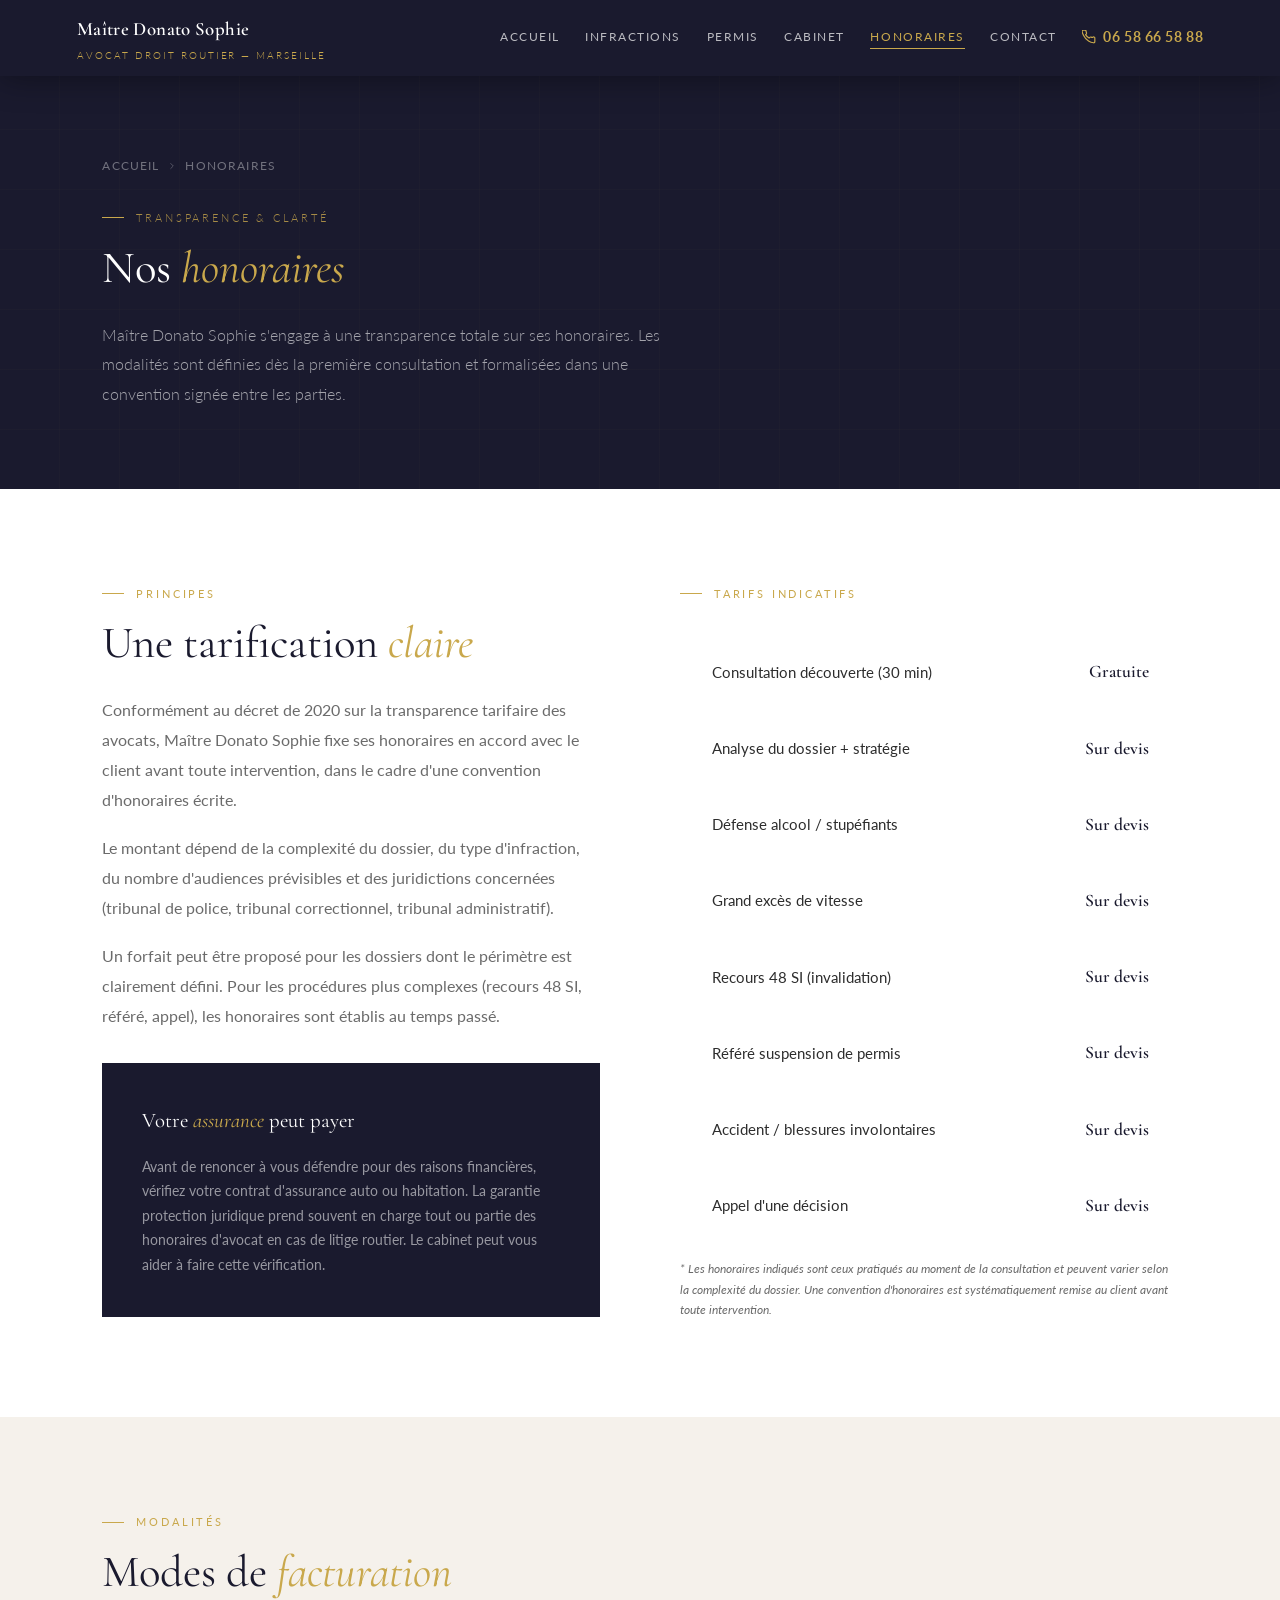
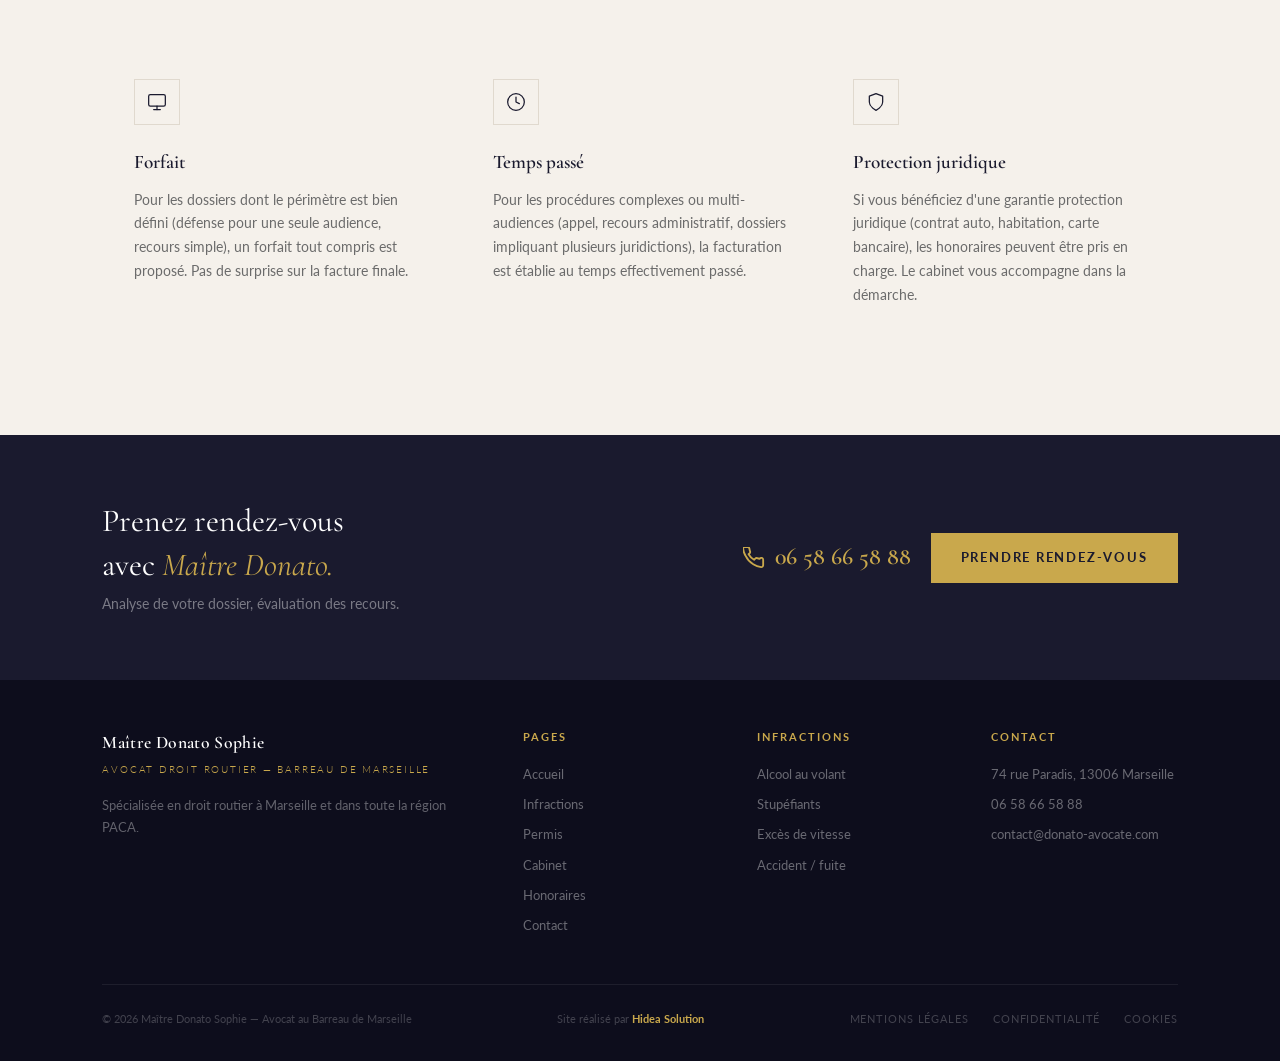
<file: honoraires.html>
<!DOCTYPE html>
<html lang="fr">
<head>
<meta charset="UTF-8"><meta name="viewport" content="width=device-width, initial-scale=1.0">
<title>Honoraires — Maître Donato Sophie, Avocat Droit Routier Marseille</title>
<meta name="description" content="Honoraires transparents de Maître Donato Sophie, avocate en droit routier à Marseille. Prendre rendez-vous. Protection juridique acceptée.">
<link rel="stylesheet" href="style.css">
<style>
.hon-grid { display: grid; grid-template-columns: 1fr 1fr; gap: 5rem; align-items: start; }
.hon-txt { color: var(--doux); line-height: 1.88; margin-bottom: 1.1rem; }
.hon-list { display: flex; flex-direction: column; gap: 1.5px; margin-top: 2rem; }
.hon-item { background: var(--blanc); padding: 1.4rem 1.8rem; display: flex; justify-content: space-between; align-items: center; border-left: 3px solid transparent; transition: border-color .2s; gap: 1rem; }
.hon-item:hover { border-left-color: var(--or); }
.hon-n { font-weight: 400; font-size: .93rem; }
.hon-p { font-family: var(--fd); font-size: 1.1rem; color: var(--marine); font-weight: 600; white-space: nowrap; }
.hon-note { font-size: .78rem; color: var(--doux); margin-top: 1rem; font-style: italic; line-height: 1.65; }
.pj-block { background: var(--marine); padding: 2.5rem; margin-top: 2rem; }
.pj-titre { font-family: var(--fd); font-size: 1.3rem; color: var(--blanc); font-weight: 400; margin-bottom: 1rem; }
.pj-titre em { font-style: italic; color: var(--or); }
.pj-txt { font-size: .86rem; color: rgba(255,255,255,.55); line-height: 1.78; }
.modes-grid { display: grid; grid-template-columns: repeat(3,1fr); gap: 2px; margin-top: 3rem; }
.mode-card { background: var(--creme); padding: 2rem; }
.mode-titre { font-family: var(--fd); font-size: 1.2rem; font-weight: 600; color: var(--marine); margin: 1rem 0 .6rem; }
.mode-txt { font-size: .85rem; color: var(--doux); line-height: 1.75; }
@media(max-width:1040px){ .hon-grid{grid-template-columns:1fr;} .modes-grid{grid-template-columns:1fr 1fr;} }
@media(max-width:640px){ .modes-grid{grid-template-columns:1fr;} }
</style>
</head>
<body>
<header>
  <a href="index.html" class="logo"><span class="logo-t">Maître Donato Sophie</span><span class="logo-s">Avocat Droit Routier — Marseille</span></a>
  <button class="burger" id="burger-btn" aria-label="Ouvrir le menu" aria-expanded="false">
    <span></span><span></span><span></span>
  </button>
  <nav id="nav">
    <a href="index.html">Accueil</a><a href="infractions.html">Infractions</a><a href="permis.html">Permis</a><a href="cabinet.html">Cabinet</a><a href="honoraires.html" class="active">Honoraires</a><a href="contact.html">Contact</a>
    <a href="tel:+33658665888" class="nav-tel"><svg viewBox="0 0 24 24" fill="none" stroke="var(--or)" stroke-width="2" stroke-linecap="round" stroke-linejoin="round"><path d="M22 16.92v3a2 2 0 01-2.18 2 19.79 19.79 0 01-8.63-3.07A19.5 19.5 0 013.07 10a19.79 19.79 0 01-3.07-8.67A2 2 0 012 .18h3a2 2 0 012 1.72 12.84 12.84 0 00.7 2.81 2 2 0 01-.45 2.11L6.09 7.91a16 16 0 006 6l1.27-1.27a2 2 0 012.11-.45 12.84 12.84 0 002.81.7A2 2 0 0122 14v2.92z"/></svg>06 58 66 58 88</a>
    
  </nav>
</header>

<div class="page-hero">
  <div class="page-hero-inner">
    <div class="breadcrumb"><a href="index.html">Accueil</a><svg viewBox="0 0 24 24"><polyline points="9 18 15 12 9 6"/></svg><span>Honoraires</span></div>
    <p class="s-lbl">Transparence &amp; clarté</p>
    <h1 class="s-t">Nos <em>honoraires</em></h1>
    <p>Maître Donato Sophie s'engage à une transparence totale sur ses honoraires. Les modalités sont définies dès la première consultation et formalisées dans une convention signée entre les parties.</p>
  </div>
</div>

<section>
  <div class="hon-grid">
    <div class="reveal">
      <p class="s-lbl">Principes</p>
      <h2 class="s-t">Une tarification <em>claire</em></h2>
      <p class="hon-txt">Conformément au décret de 2020 sur la transparence tarifaire des avocats, Maître Donato Sophie fixe ses honoraires en accord avec le client avant toute intervention, dans le cadre d'une convention d'honoraires écrite.</p>
      <p class="hon-txt">Le montant dépend de la complexité du dossier, du type d'infraction, du nombre d'audiences prévisibles et des juridictions concernées (tribunal de police, tribunal correctionnel, tribunal administratif).</p>
      <p class="hon-txt">Un forfait peut être proposé pour les dossiers dont le périmètre est clairement défini. Pour les procédures plus complexes (recours 48 SI, référé, appel), les honoraires sont établis au temps passé.</p>
      <div class="pj-block">
        <h3 class="pj-titre">Votre <em>assurance</em> peut payer</h3>
        <p class="pj-txt">Avant de renoncer à vous défendre pour des raisons financières, vérifiez votre contrat d'assurance auto ou habitation. La garantie protection juridique prend souvent en charge tout ou partie des honoraires d'avocat en cas de litige routier. Le cabinet peut vous aider à faire cette vérification.</p>
      </div>
    </div>
    <div class="reveal">
      <p class="s-lbl" style="margin-top:0">Tarifs indicatifs</p>
      <div class="hon-list">
        <div class="hon-item"><span class="hon-n">Consultation découverte (30 min)</span><span class="hon-p">Gratuite</span></div>
        <div class="hon-item"><span class="hon-n">Analyse du dossier + stratégie</span><span class="hon-p">Sur devis</span></div>
        <div class="hon-item"><span class="hon-n">Défense alcool / stupéfiants</span><span class="hon-p">Sur devis</span></div>
        <div class="hon-item"><span class="hon-n">Grand excès de vitesse</span><span class="hon-p">Sur devis</span></div>
        <div class="hon-item"><span class="hon-n">Recours 48 SI (invalidation)</span><span class="hon-p">Sur devis</span></div>
        <div class="hon-item"><span class="hon-n">Référé suspension de permis</span><span class="hon-p">Sur devis</span></div>
        <div class="hon-item"><span class="hon-n">Accident / blessures involontaires</span><span class="hon-p">Sur devis</span></div>
        <div class="hon-item"><span class="hon-n">Appel d'une décision</span><span class="hon-p">Sur devis</span></div>
      </div>
      <p class="hon-note">* Les honoraires indiqués sont ceux pratiqués au moment de la consultation et peuvent varier selon la complexité du dossier. Une convention d'honoraires est systématiquement remise au client avant toute intervention.</p>
    </div>
  </div>
</section>

<section style="background:var(--creme)">
  <p class="s-lbl">Modalités</p>
  <h2 class="s-t">Modes de <em>facturation</em></h2>
  <div class="modes-grid">
    <div class="mode-card reveal">
      <div class="ic-box"><svg viewBox="0 0 24 24"><rect x="2" y="3" width="20" height="14" rx="2"/><line x1="8" y1="21" x2="16" y2="21"/><line x1="12" y1="17" x2="12" y2="21"/></svg></div>
      <h3 class="mode-titre">Forfait</h3>
      <p class="mode-txt">Pour les dossiers dont le périmètre est bien défini (défense pour une seule audience, recours simple), un forfait tout compris est proposé. Pas de surprise sur la facture finale.</p>
    </div>
    <div class="mode-card reveal">
      <div class="ic-box"><svg viewBox="0 0 24 24"><circle cx="12" cy="12" r="10"/><polyline points="12 6 12 12 16 14"/></svg></div>
      <h3 class="mode-titre">Temps passé</h3>
      <p class="mode-txt">Pour les procédures complexes ou multi-audiences (appel, recours administratif, dossiers impliquant plusieurs juridictions), la facturation est établie au temps effectivement passé.</p>
    </div>
    <div class="mode-card reveal">
      <div class="ic-box"><svg viewBox="0 0 24 24"><path d="M12 22s8-4 8-10V5l-8-3-8 3v7c0 6 8 10 8 10z"/></svg></div>
      <h3 class="mode-titre">Protection juridique</h3>
      <p class="mode-txt">Si vous bénéficiez d'une garantie protection juridique (contrat auto, habitation, carte bancaire), les honoraires peuvent être pris en charge. Le cabinet vous accompagne dans la démarche.</p>
    </div>
  </div>
</section>

<div class="cta-band">
  <div><p class="cta-band-t">Prenez rendez-vous<br>avec <em>Maître Donato.</em></p><p class="cta-band-sub">Analyse de votre dossier, évaluation des recours.</p></div>
  <div class="cta-band-a">
    <a href="tel:+33658665888" class="tel-big"><svg viewBox="0 0 24 24" fill="none" stroke="var(--or)" stroke-width="2" stroke-linecap="round" stroke-linejoin="round"><path d="M22 16.92v3a2 2 0 01-2.18 2 19.79 19.79 0 01-8.63-3.07A19.5 19.5 0 013.07 10a19.79 19.79 0 01-3.07-8.67A2 2 0 012 .18h3a2 2 0 012 1.72 12.84 12.84 0 00.7 2.81 2 2 0 01-.45 2.11L6.09 7.91a16 16 0 006 6l1.27-1.27a2 2 0 012.11-.45 12.84 12.84 0 002.81.7A2 2 0 0122 14v2.92z"/></svg>06 58 66 58 88</a>
    <a href="contact.html" class="btn-or">Prendre rendez-vous</a>
  </div>
</div>

<footer>
  <div class="footer-top">
    <div class="footer-brand"><span class="logo-t">Maître Donato Sophie</span><span class="logo-s">Avocat Droit Routier — Barreau de Marseille</span><p>Spécialisée en droit routier à Marseille et dans toute la région PACA.</p></div>
    <div class="footer-col"><h4>Pages</h4><a href="index.html">Accueil</a><a href="infractions.html">Infractions</a><a href="permis.html">Permis</a><a href="cabinet.html">Cabinet</a><a href="honoraires.html">Honoraires</a><a href="contact.html">Contact</a></div>
    <div class="footer-col"><h4>Infractions</h4><a href="infractions.html#alcool">Alcool au volant</a><a href="infractions.html#stupefiants">Stupéfiants</a><a href="infractions.html#vitesse">Excès de vitesse</a><a href="infractions.html#accident">Accident / fuite</a></div>
    <div class="footer-col"><h4>Contact</h4><p>74 rue Paradis, 13006 Marseille</p><a href="tel:+33658665888">06 58 66 58 88</a><a href="mailto:contact@donato-avocate.com">contact@donato-avocate.com</a></div>
  </div>
  <div class="footer-bottom">
    <div class="footer-copy">© 2026 Maître Donato Sophie — Avocat au Barreau de Marseille</div>
    <div class="footer-powered">Site réalisé par <a href="https://www.hidea-solution.fr" target="_blank" rel="noopener">Hidea Solution</a></div>
    <div class="footer-legal"><a href="#">Mentions légales</a><a href="#">Confidentialité</a><a href="#">Cookies</a></div>
  </div>
</footer>
<script src="main.js"></script>
</body>
</html>
</file>
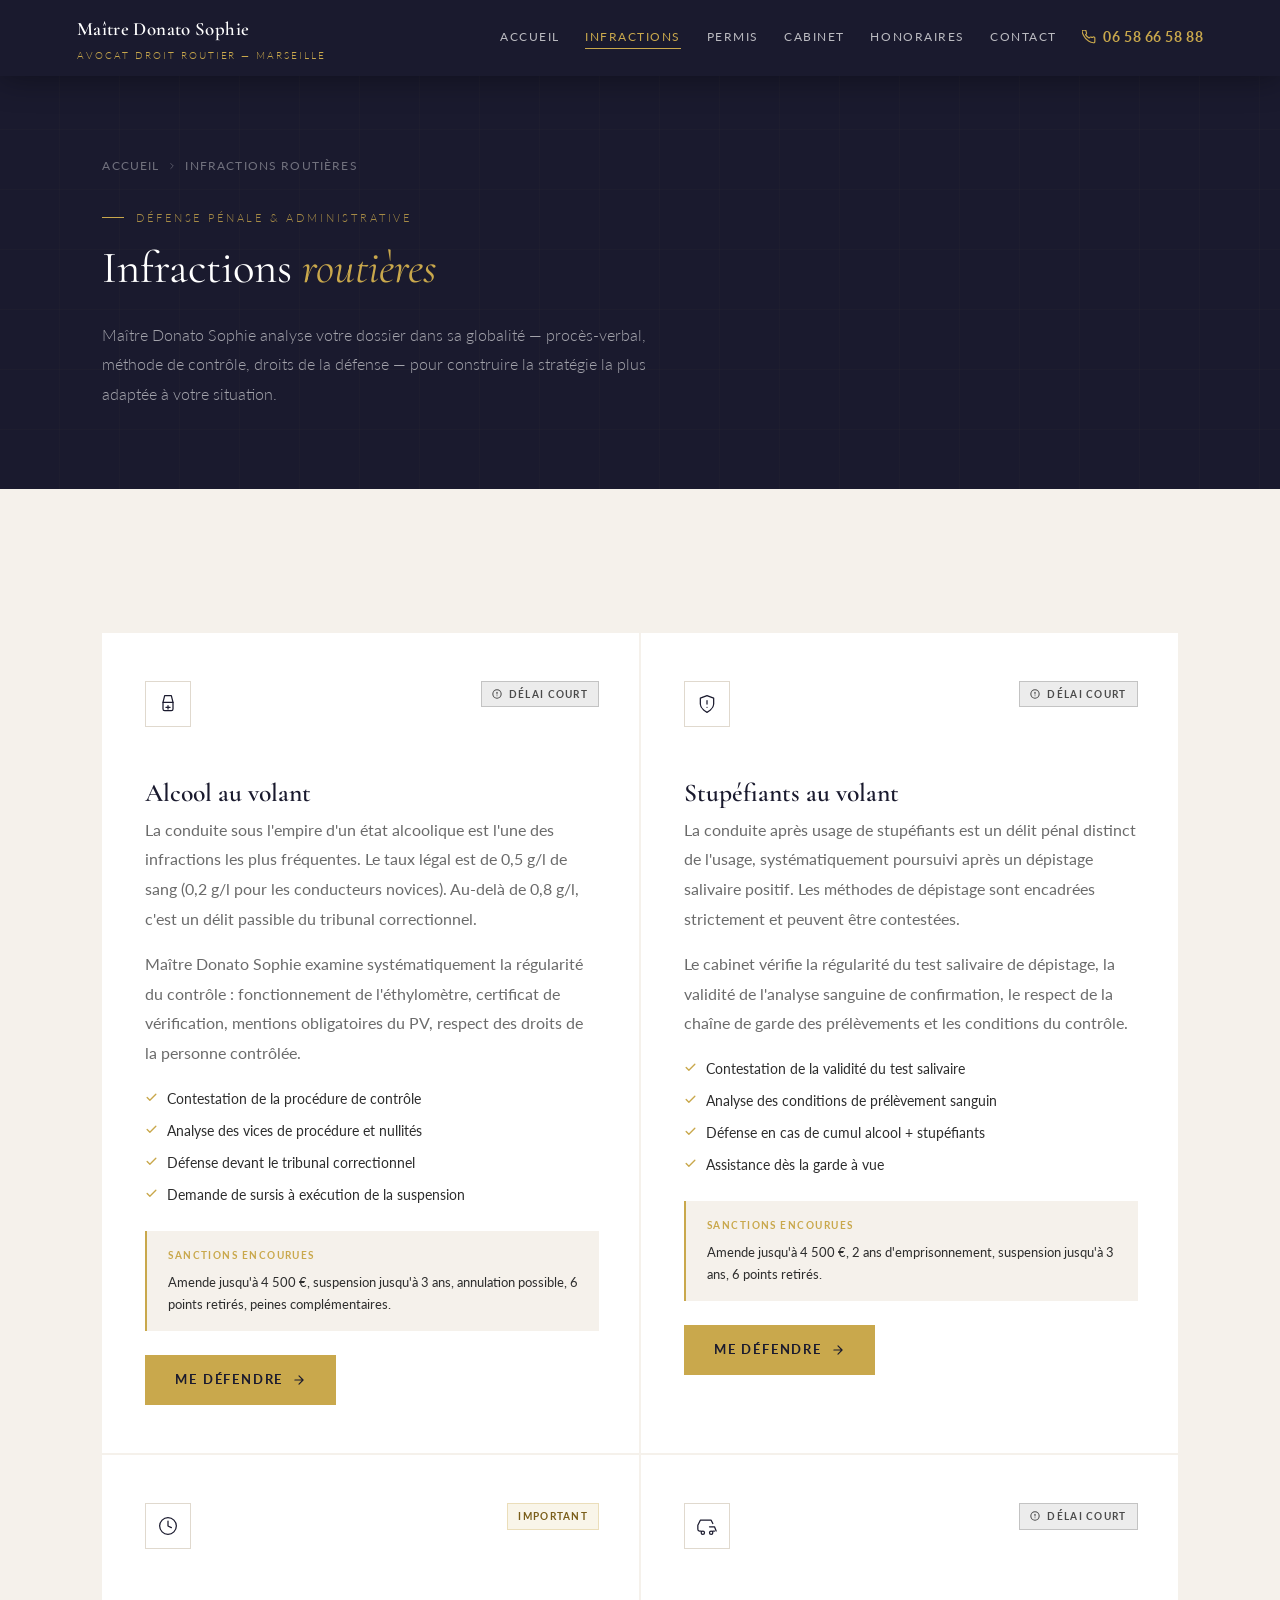
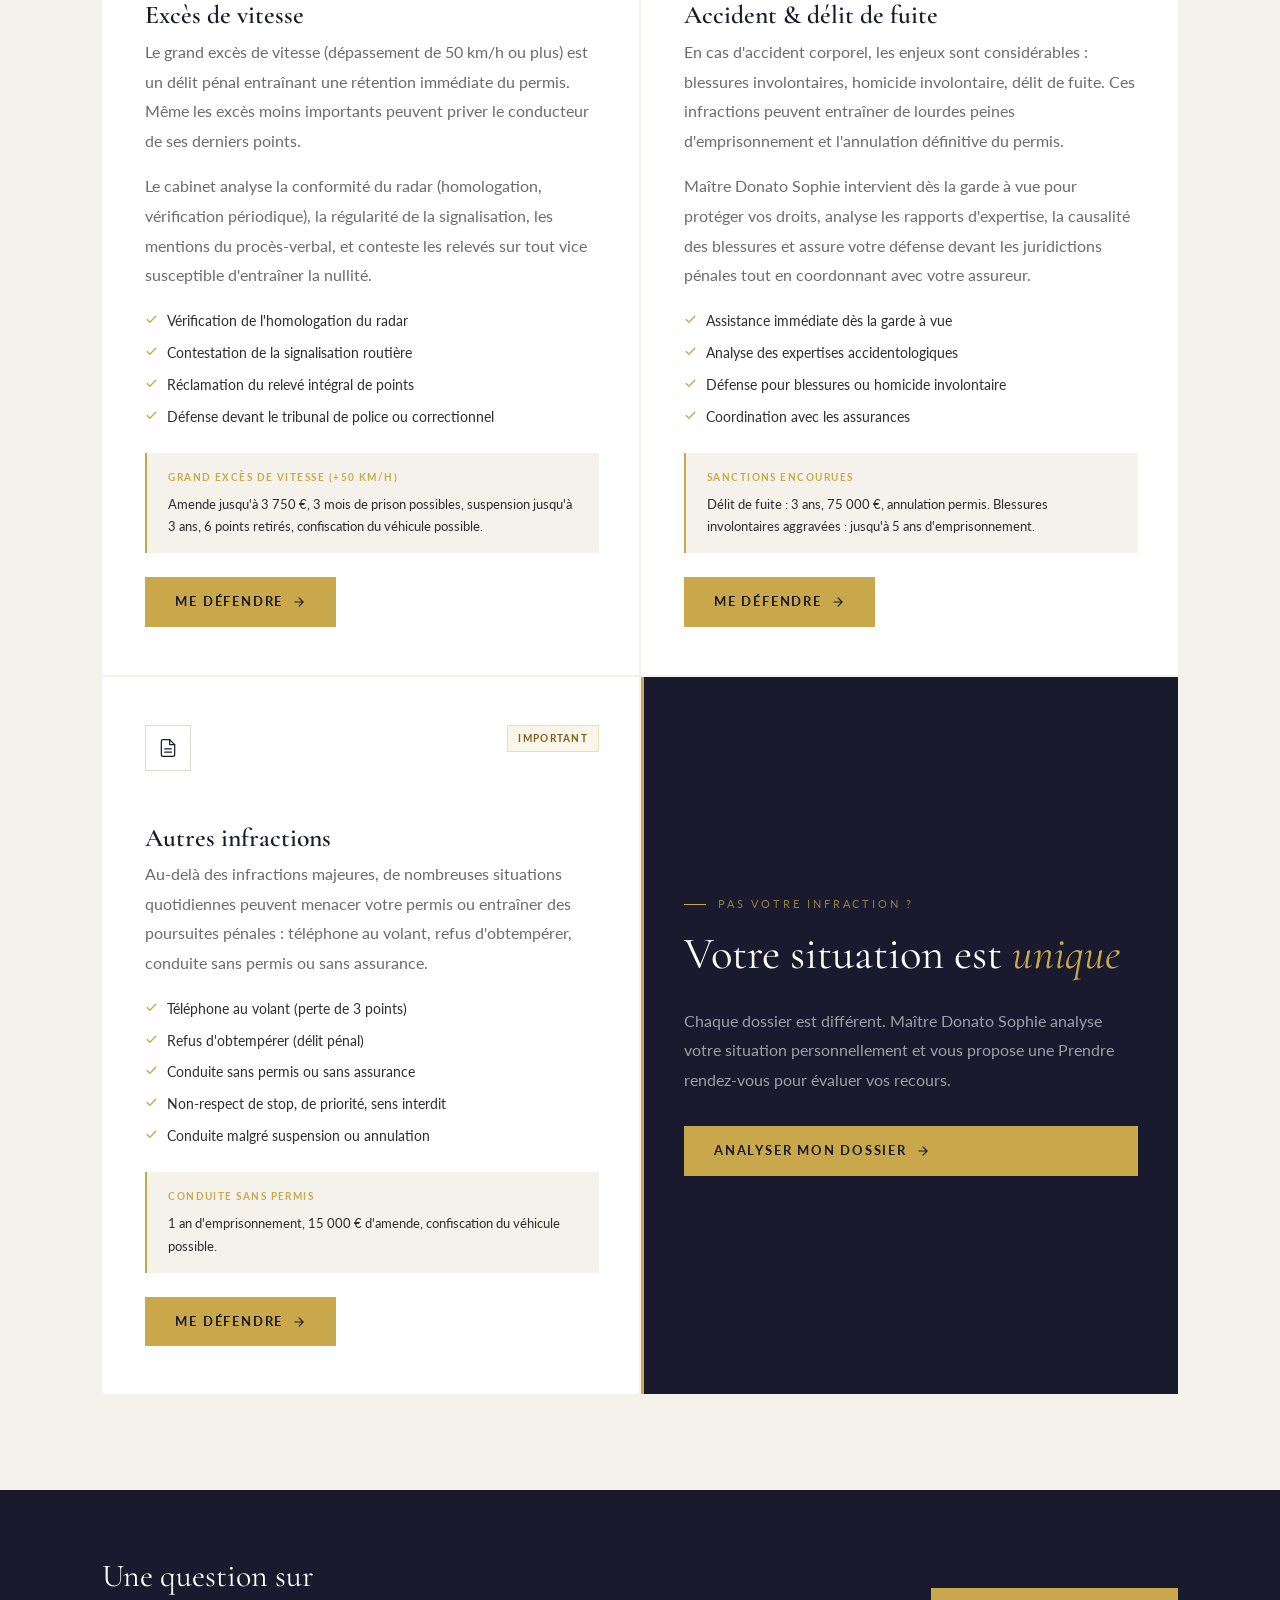
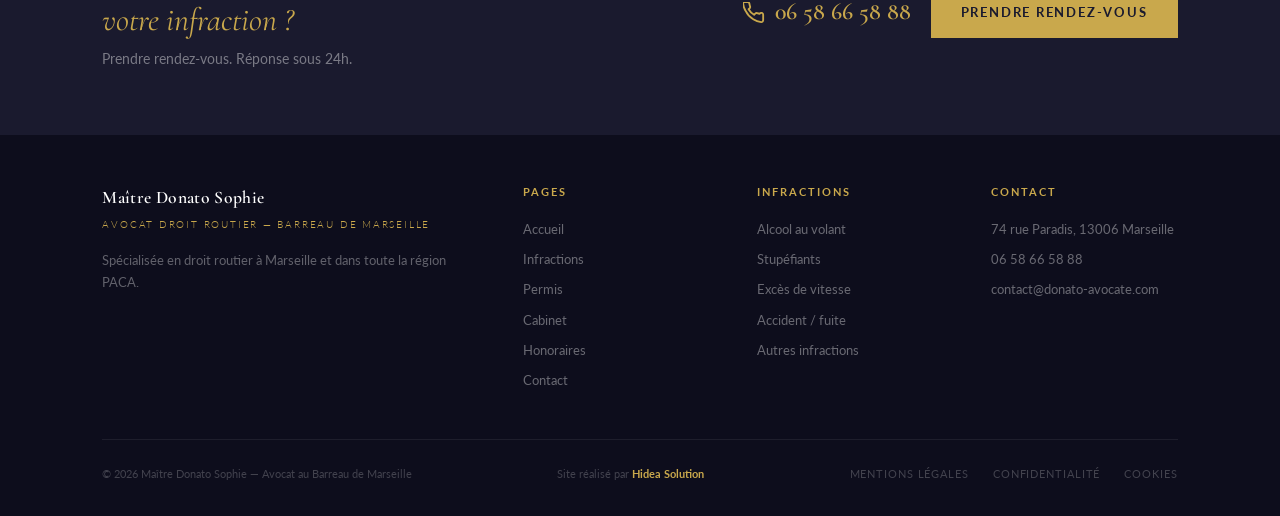
<file: infractions.html>
<!DOCTYPE html>
<html lang="fr">
<head>
<meta charset="UTF-8"><meta name="viewport" content="width=device-width, initial-scale=1.0">
<title>Infractions Routières — Maître Donato Sophie, Avocat Marseille</title>
<meta name="description" content="Défense de toutes les infractions routières à Marseille : alcool, stupéfiants, excès de vitesse, accident, délit de fuite. Maître Donato Sophie.">
<link rel="stylesheet" href="style.css">
<style>
.infr-grid { display: grid; grid-template-columns: repeat(2,1fr); gap: 2px; margin-top: 3rem; }
.infr-card {
  background: var(--blanc); padding: 3rem 2.5rem;
  border-left: 3px solid transparent;
  transition: border-color .25s, box-shadow .25s;
  scroll-margin-top: 100px;
}
.infr-card:hover { border-left-color: var(--or); box-shadow: var(--shadow); }
.infr-head { display: flex; align-items: flex-start; justify-content: space-between; margin-bottom: 1.5rem; gap: 1rem; }
.infr-titre { font-family: var(--fd); font-size: 1.6rem; font-weight: 600; color: var(--marine); margin-top: .8rem; }
.infr-txt { color: var(--doux); line-height: 1.85; margin-bottom: 1rem; }
.infr-liste { list-style: none; display: flex; flex-direction: column; gap: .5rem; margin: 1.2rem 0 1.5rem; }
.infr-liste li { display: flex; align-items: flex-start; gap: 9px; font-size: .88rem; color: var(--texte); }
.infr-liste li svg { width: 13px; height: 13px; stroke: var(--or); stroke-width: 2.5; fill: none; stroke-linecap: round; stroke-linejoin: round; flex-shrink: 0; margin-top: 4px; }
.sanctions {
  background: var(--creme); padding: 1rem 1.3rem; margin-top: 1.2rem;
  border-left: 2px solid var(--or);
}
.sanctions-t { font-size: .65rem; text-transform: uppercase; letter-spacing: .14em; color: var(--or); margin-bottom: .4rem; font-weight: 700; }
.sanctions-v { font-size: .84rem; color: var(--texte); line-height: 1.65; }
@media(max-width:900px){ .infr-grid{grid-template-columns:1fr;} }
</style>
</head>
<body>
<header>
  <a href="index.html" class="logo"><span class="logo-t">Maître Donato Sophie</span><span class="logo-s">Avocat Droit Routier — Marseille</span></a>
  <button class="burger" id="burger-btn" aria-label="Ouvrir le menu" aria-expanded="false">
    <span></span><span></span><span></span>
  </button>
  <nav id="nav">
    <a href="index.html">Accueil</a><a href="infractions.html" class="active">Infractions</a><a href="permis.html">Permis</a><a href="cabinet.html">Cabinet</a><a href="honoraires.html">Honoraires</a><a href="contact.html">Contact</a>
    <a href="tel:+33658665888" class="nav-tel"><svg viewBox="0 0 24 24" fill="none" stroke="var(--or)" stroke-width="2" stroke-linecap="round" stroke-linejoin="round"><path d="M22 16.92v3a2 2 0 01-2.18 2 19.79 19.79 0 01-8.63-3.07A19.5 19.5 0 013.07 10a19.79 19.79 0 01-3.07-8.67A2 2 0 012 .18h3a2 2 0 012 1.72 12.84 12.84 0 00.7 2.81 2 2 0 01-.45 2.11L6.09 7.91a16 16 0 006 6l1.27-1.27a2 2 0 012.11-.45 12.84 12.84 0 002.81.7A2 2 0 0122 14v2.92z"/></svg>06 58 66 58 88</a>
    
  </nav>
</header>

<div class="page-hero">
  <div class="page-hero-inner">
    <div class="breadcrumb"><a href="index.html">Accueil</a><svg viewBox="0 0 24 24"><polyline points="9 18 15 12 9 6"/></svg><span>Infractions routières</span></div>
    <p class="s-lbl">Défense pénale &amp; administrative</p>
    <h1 class="s-t">Infractions <em>routières</em></h1>
    <p>Maître Donato Sophie analyse votre dossier dans sa globalité — procès-verbal, méthode de contrôle, droits de la défense — pour construire la stratégie la plus adaptée à votre situation.</p>
  </div>
</div>

<section style="background:var(--creme)">
  <div class="infr-grid">

    <div class="infr-card reveal" id="alcool">
      <div class="infr-head">
        <div class="ic-box"><svg viewBox="0 0 24 24"><path d="M8 2h8l2 8H6L8 2z"/><path d="M6 10v8a2 2 0 002 2h8a2 2 0 002-2v-8"/><line x1="12" y1="14" x2="12" y2="18"/><line x1="9.5" y1="16" x2="14.5" y2="16"/></svg></div>
        <span class="badge badge-anth"><svg viewBox="0 0 24 24"><circle cx="12" cy="12" r="10"/><line x1="12" y1="8" x2="12" y2="12"/><line x1="12" y1="16" x2="12.01" y2="16"/></svg>Délai court</span>
      </div>
      <h2 class="infr-titre">Alcool au volant</h2>
      <p class="infr-txt">La conduite sous l'empire d'un état alcoolique est l'une des infractions les plus fréquentes. Le taux légal est de 0,5 g/l de sang (0,2 g/l pour les conducteurs novices). Au-delà de 0,8 g/l, c'est un délit passible du tribunal correctionnel.</p>
      <p class="infr-txt">Maître Donato Sophie examine systématiquement la régularité du contrôle : fonctionnement de l'éthylomètre, certificat de vérification, mentions obligatoires du PV, respect des droits de la personne contrôlée.</p>
      <ul class="infr-liste">
        <li><svg viewBox="0 0 24 24"><polyline points="20 6 9 17 4 12"/></svg>Contestation de la procédure de contrôle</li>
        <li><svg viewBox="0 0 24 24"><polyline points="20 6 9 17 4 12"/></svg>Analyse des vices de procédure et nullités</li>
        <li><svg viewBox="0 0 24 24"><polyline points="20 6 9 17 4 12"/></svg>Défense devant le tribunal correctionnel</li>
        <li><svg viewBox="0 0 24 24"><polyline points="20 6 9 17 4 12"/></svg>Demande de sursis à exécution de la suspension</li>
      </ul>
      <div class="sanctions"><div class="sanctions-t">Sanctions encourues</div><div class="sanctions-v">Amende jusqu'à 4 500 €, suspension jusqu'à 3 ans, annulation possible, 6 points retirés, peines complémentaires.</div></div>
      <a href="contact.html" class="btn-or" style="margin-top:1.5rem">Me défendre <svg viewBox="0 0 24 24"><path d="M5 12h14M12 5l7 7-7 7"/></svg></a>
    </div>

    <div class="infr-card reveal" id="stupefiants">
      <div class="infr-head">
        <div class="ic-box"><svg viewBox="0 0 24 24"><path d="M12 22s8-4 8-10V5l-8-3-8 3v7c0 6 8 10 8 10z"/><line x1="12" y1="8" x2="12" y2="12"/><line x1="12" y1="16" x2="12.01" y2="16"/></svg></div>
        <span class="badge badge-anth"><svg viewBox="0 0 24 24"><circle cx="12" cy="12" r="10"/><line x1="12" y1="8" x2="12" y2="12"/><line x1="12" y1="16" x2="12.01" y2="16"/></svg>Délai court</span>
      </div>
      <h2 class="infr-titre">Stupéfiants au volant</h2>
      <p class="infr-txt">La conduite après usage de stupéfiants est un délit pénal distinct de l'usage, systématiquement poursuivi après un dépistage salivaire positif. Les méthodes de dépistage sont encadrées strictement et peuvent être contestées.</p>
      <p class="infr-txt">Le cabinet vérifie la régularité du test salivaire de dépistage, la validité de l'analyse sanguine de confirmation, le respect de la chaîne de garde des prélèvements et les conditions du contrôle.</p>
      <ul class="infr-liste">
        <li><svg viewBox="0 0 24 24"><polyline points="20 6 9 17 4 12"/></svg>Contestation de la validité du test salivaire</li>
        <li><svg viewBox="0 0 24 24"><polyline points="20 6 9 17 4 12"/></svg>Analyse des conditions de prélèvement sanguin</li>
        <li><svg viewBox="0 0 24 24"><polyline points="20 6 9 17 4 12"/></svg>Défense en cas de cumul alcool + stupéfiants</li>
        <li><svg viewBox="0 0 24 24"><polyline points="20 6 9 17 4 12"/></svg>Assistance dès la garde à vue</li>
      </ul>
      <div class="sanctions"><div class="sanctions-t">Sanctions encourues</div><div class="sanctions-v">Amende jusqu'à 4 500 €, 2 ans d'emprisonnement, suspension jusqu'à 3 ans, 6 points retirés.</div></div>
      <a href="contact.html" class="btn-or" style="margin-top:1.5rem">Me défendre <svg viewBox="0 0 24 24"><path d="M5 12h14M12 5l7 7-7 7"/></svg></a>
    </div>

    <div class="infr-card reveal" id="vitesse">
      <div class="infr-head">
        <div class="ic-box"><svg viewBox="0 0 24 24"><circle cx="12" cy="12" r="10"/><polyline points="12 6 12 12 16 14"/></svg></div>
        <span class="badge badge-or">Important</span>
      </div>
      <h2 class="infr-titre">Excès de vitesse</h2>
      <p class="infr-txt">Le grand excès de vitesse (dépassement de 50 km/h ou plus) est un délit pénal entraînant une rétention immédiate du permis. Même les excès moins importants peuvent priver le conducteur de ses derniers points.</p>
      <p class="infr-txt">Le cabinet analyse la conformité du radar (homologation, vérification périodique), la régularité de la signalisation, les mentions du procès-verbal, et conteste les relevés sur tout vice susceptible d'entraîner la nullité.</p>
      <ul class="infr-liste">
        <li><svg viewBox="0 0 24 24"><polyline points="20 6 9 17 4 12"/></svg>Vérification de l'homologation du radar</li>
        <li><svg viewBox="0 0 24 24"><polyline points="20 6 9 17 4 12"/></svg>Contestation de la signalisation routière</li>
        <li><svg viewBox="0 0 24 24"><polyline points="20 6 9 17 4 12"/></svg>Réclamation du relevé intégral de points</li>
        <li><svg viewBox="0 0 24 24"><polyline points="20 6 9 17 4 12"/></svg>Défense devant le tribunal de police ou correctionnel</li>
      </ul>
      <div class="sanctions"><div class="sanctions-t">Grand excès de vitesse (+50 km/h)</div><div class="sanctions-v">Amende jusqu'à 3 750 €, 3 mois de prison possibles, suspension jusqu'à 3 ans, 6 points retirés, confiscation du véhicule possible.</div></div>
      <a href="contact.html" class="btn-or" style="margin-top:1.5rem">Me défendre <svg viewBox="0 0 24 24"><path d="M5 12h14M12 5l7 7-7 7"/></svg></a>
    </div>

    <div class="infr-card reveal" id="accident">
      <div class="infr-head">
        <div class="ic-box"><svg viewBox="0 0 24 24"><path d="M17 18a2 2 0 100 4 2 2 0 000-4zM7 18a2 2 0 100 4 2 2 0 000-4z"/><path d="M5 18H3a2 2 0 01-2-2v-5l3-6h13l2 4"/><path d="M19 18h2M15 13h6l2 5"/></svg></div>
        <span class="badge badge-anth"><svg viewBox="0 0 24 24"><circle cx="12" cy="12" r="10"/><line x1="12" y1="8" x2="12" y2="12"/><line x1="12" y1="16" x2="12.01" y2="16"/></svg>Délai court</span>
      </div>
      <h2 class="infr-titre">Accident &amp; délit de fuite</h2>
      <p class="infr-txt">En cas d'accident corporel, les enjeux sont considérables : blessures involontaires, homicide involontaire, délit de fuite. Ces infractions peuvent entraîner de lourdes peines d'emprisonnement et l'annulation définitive du permis.</p>
      <p class="infr-txt">Maître Donato Sophie intervient dès la garde à vue pour protéger vos droits, analyse les rapports d'expertise, la causalité des blessures et assure votre défense devant les juridictions pénales tout en coordonnant avec votre assureur.</p>
      <ul class="infr-liste">
        <li><svg viewBox="0 0 24 24"><polyline points="20 6 9 17 4 12"/></svg>Assistance immédiate dès la garde à vue</li>
        <li><svg viewBox="0 0 24 24"><polyline points="20 6 9 17 4 12"/></svg>Analyse des expertises accidentologiques</li>
        <li><svg viewBox="0 0 24 24"><polyline points="20 6 9 17 4 12"/></svg>Défense pour blessures ou homicide involontaire</li>
        <li><svg viewBox="0 0 24 24"><polyline points="20 6 9 17 4 12"/></svg>Coordination avec les assurances</li>
      </ul>
      <div class="sanctions"><div class="sanctions-t">Sanctions encourues</div><div class="sanctions-v">Délit de fuite : 3 ans, 75 000 €, annulation permis. Blessures involontaires aggravées : jusqu'à 5 ans d'emprisonnement.</div></div>
      <a href="contact.html" class="btn-or" style="margin-top:1.5rem">Me défendre <svg viewBox="0 0 24 24"><path d="M5 12h14M12 5l7 7-7 7"/></svg></a>
    </div>

    <div class="infr-card reveal" id="autres">
      <div class="infr-head">
        <div class="ic-box"><svg viewBox="0 0 24 24"><path d="M14 2H6a2 2 0 00-2 2v16a2 2 0 002 2h12a2 2 0 002-2V8z"/><polyline points="14 2 14 8 20 8"/><line x1="16" y1="13" x2="8" y2="13"/><line x1="16" y1="17" x2="8" y2="17"/></svg></div>
        <span class="badge badge-or">Important</span>
      </div>
      <h2 class="infr-titre">Autres infractions</h2>
      <p class="infr-txt">Au-delà des infractions majeures, de nombreuses situations quotidiennes peuvent menacer votre permis ou entraîner des poursuites pénales : téléphone au volant, refus d'obtempérer, conduite sans permis ou sans assurance.</p>
      <ul class="infr-liste">
        <li><svg viewBox="0 0 24 24"><polyline points="20 6 9 17 4 12"/></svg>Téléphone au volant (perte de 3 points)</li>
        <li><svg viewBox="0 0 24 24"><polyline points="20 6 9 17 4 12"/></svg>Refus d'obtempérer (délit pénal)</li>
        <li><svg viewBox="0 0 24 24"><polyline points="20 6 9 17 4 12"/></svg>Conduite sans permis ou sans assurance</li>
        <li><svg viewBox="0 0 24 24"><polyline points="20 6 9 17 4 12"/></svg>Non-respect de stop, de priorité, sens interdit</li>
        <li><svg viewBox="0 0 24 24"><polyline points="20 6 9 17 4 12"/></svg>Conduite malgré suspension ou annulation</li>
      </ul>
      <div class="sanctions"><div class="sanctions-t">Conduite sans permis</div><div class="sanctions-v">1 an d'emprisonnement, 15 000 € d'amende, confiscation du véhicule possible.</div></div>
      <a href="contact.html" class="btn-or" style="margin-top:1.5rem">Me défendre <svg viewBox="0 0 24 24"><path d="M5 12h14M12 5l7 7-7 7"/></svg></a>
    </div>

    <div class="infr-card reveal" style="background:var(--marine);border-left-color:var(--or) !important; display:flex; flex-direction:column; justify-content:center;">
      <p class="s-lbl" style="color:rgba(201,168,76,.7)">Pas votre infraction ?</p>
      <h2 class="s-t" style="color:var(--blanc)">Votre situation est <em>unique</em></h2>
      <p style="color:rgba(255,255,255,.58);line-height:1.85;margin-bottom:2rem;">Chaque dossier est différent. Maître Donato Sophie analyse votre situation personnellement et vous propose une Prendre rendez-vous pour évaluer vos recours.</p>
      <a href="contact.html" class="btn-or">Analyser mon dossier <svg viewBox="0 0 24 24"><path d="M5 12h14M12 5l7 7-7 7"/></svg></a>
    </div>

  </div>
</section>

<div class="cta-band">
  <div><p class="cta-band-t">Une question sur<br><em>votre infraction ?</em></p><p class="cta-band-sub">Prendre rendez-vous. Réponse sous 24h.</p></div>
  <div class="cta-band-a">
    <a href="tel:+33658665888" class="tel-big"><svg viewBox="0 0 24 24" fill="none" stroke="var(--or)" stroke-width="2" stroke-linecap="round" stroke-linejoin="round"><path d="M22 16.92v3a2 2 0 01-2.18 2 19.79 19.79 0 01-8.63-3.07A19.5 19.5 0 013.07 10a19.79 19.79 0 01-3.07-8.67A2 2 0 012 .18h3a2 2 0 012 1.72 12.84 12.84 0 00.7 2.81 2 2 0 01-.45 2.11L6.09 7.91a16 16 0 006 6l1.27-1.27a2 2 0 012.11-.45 12.84 12.84 0 002.81.7A2 2 0 0122 14v2.92z"/></svg>06 58 66 58 88</a>
    <a href="contact.html" class="btn-or">Prendre rendez-vous</a>
  </div>
</div>

<footer>
  <div class="footer-top">
    <div class="footer-brand"><span class="logo-t">Maître Donato Sophie</span><span class="logo-s">Avocat Droit Routier — Barreau de Marseille</span><p>Spécialisée en droit routier à Marseille et dans toute la région PACA.</p></div>
    <div class="footer-col"><h4>Pages</h4><a href="index.html">Accueil</a><a href="infractions.html">Infractions</a><a href="permis.html">Permis</a><a href="cabinet.html">Cabinet</a><a href="honoraires.html">Honoraires</a><a href="contact.html">Contact</a></div>
    <div class="footer-col"><h4>Infractions</h4><a href="#alcool">Alcool au volant</a><a href="#stupefiants">Stupéfiants</a><a href="#vitesse">Excès de vitesse</a><a href="#accident">Accident / fuite</a><a href="#autres">Autres infractions</a></div>
    <div class="footer-col"><h4>Contact</h4><p>74 rue Paradis, 13006 Marseille</p><a href="tel:+33658665888">06 58 66 58 88</a><a href="mailto:contact@donato-avocate.com">contact@donato-avocate.com</a></div>
  </div>
  <div class="footer-bottom">
    <div class="footer-copy">© 2026 Maître Donato Sophie — Avocat au Barreau de Marseille</div>
    <div class="footer-powered">Site réalisé par <a href="https://www.hidea-solution.fr" target="_blank" rel="noopener">Hidea Solution</a></div>
    <div class="footer-legal"><a href="#">Mentions légales</a><a href="#">Confidentialité</a><a href="#">Cookies</a></div>
  </div>
</footer>
<script src="main.js"></script>
</body>
</html>
</file>
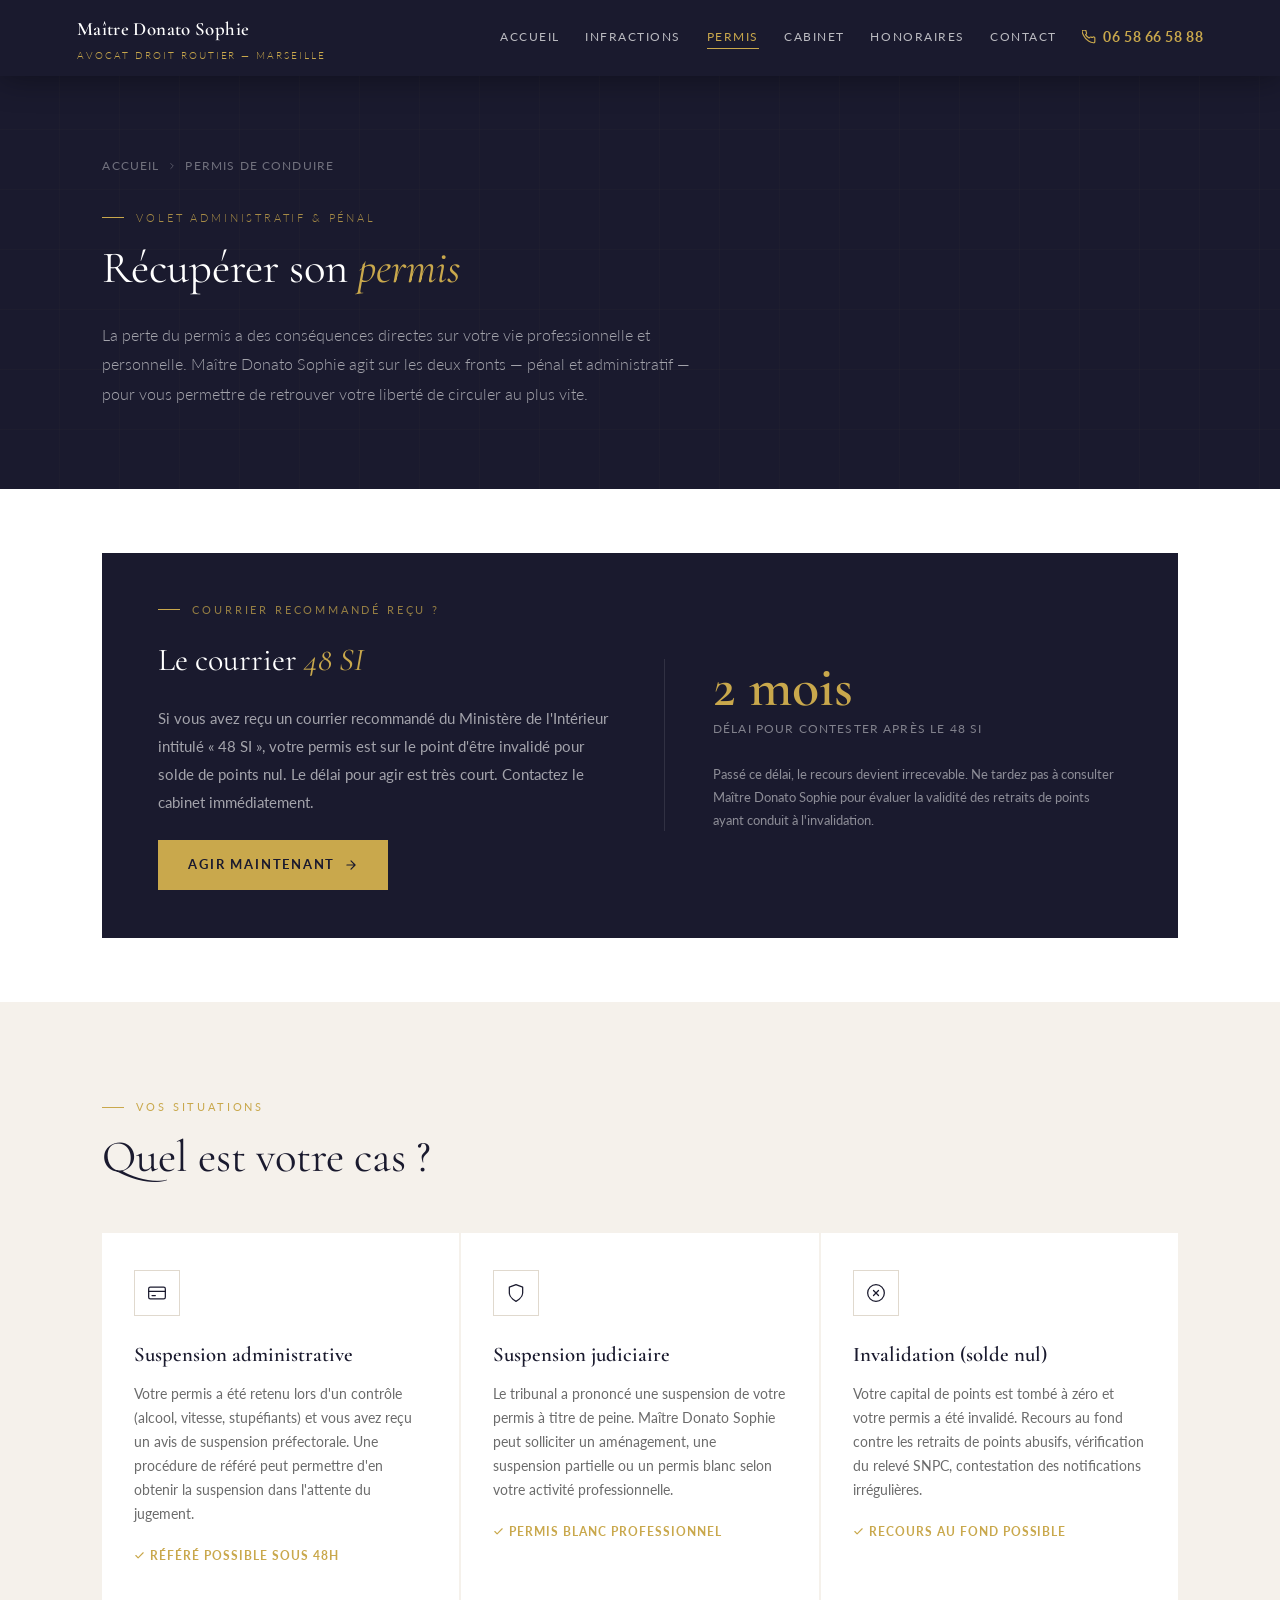
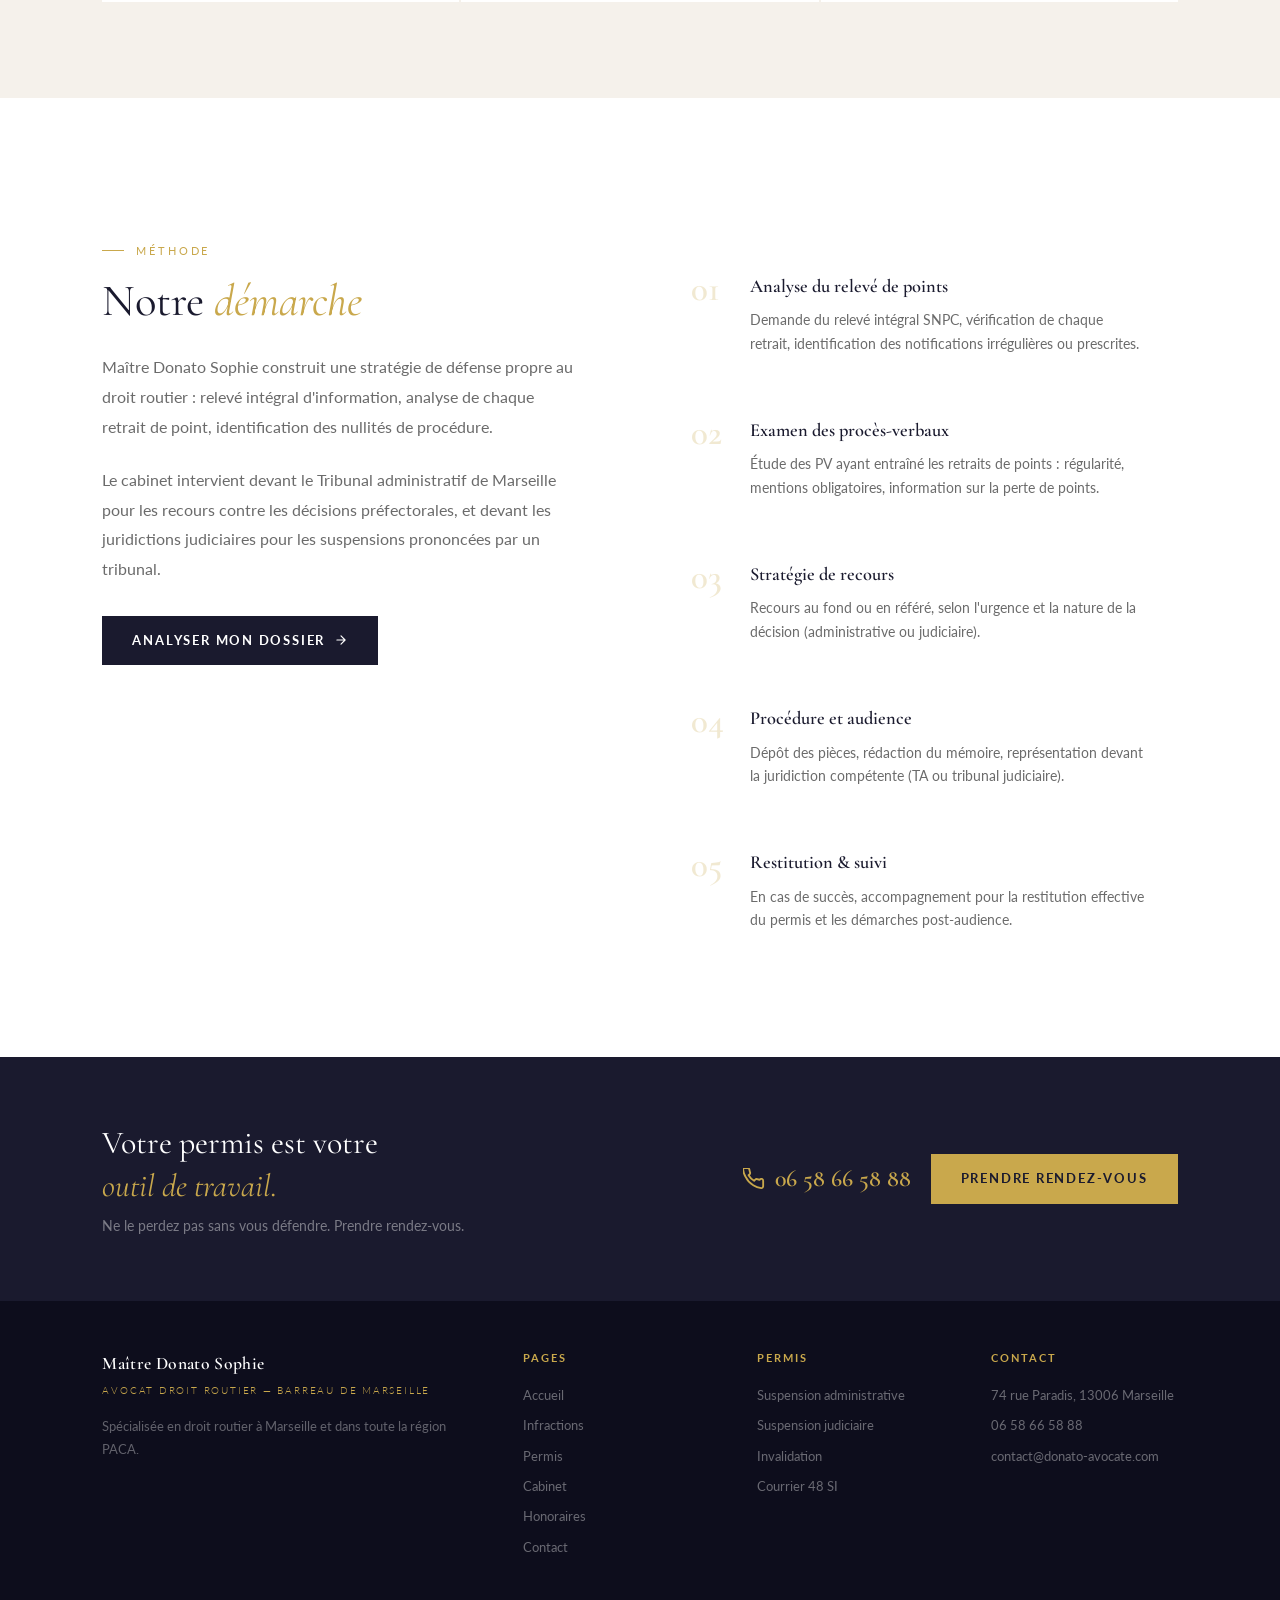
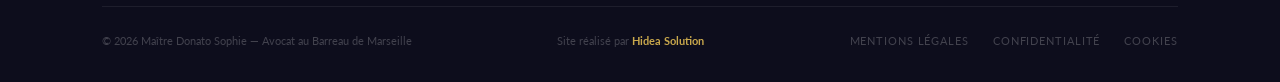
<file: permis.html>
<!DOCTYPE html>
<html lang="fr">
<head>
<meta charset="UTF-8"><meta name="viewport" content="width=device-width, initial-scale=1.0">
<title>Permis de Conduire — Maître Donato Sophie, Avocat Marseille</title>
<meta name="description" content="Récupérez votre permis de conduire à Marseille. Recours 48 SI, suspension, invalidation, référé. Maître Donato Sophie, avocate spécialisée.">
<link rel="stylesheet" href="style.css">
<style>
.permis-grid { display: grid; grid-template-columns: 1fr 1.1fr; gap: 5rem; align-items: start; margin-top: 3rem; }
.etapes { display: flex; flex-direction: column; gap: 1.5px; }
.etape { background: var(--blanc); padding: 1.8rem 2rem; display: flex; align-items: flex-start; gap: 1.5rem; border-left: 3px solid transparent; transition: border-color .2s, background .2s; }
.etape:hover { border-left-color: var(--or); }
.etape-nb { font-family: var(--fd); font-size: 2.2rem; font-weight: 600; color: rgba(201,168,76,.25); line-height: 1; flex-shrink: 0; min-width: 2.2rem; }
.etape h3 { font-family: var(--fd); font-size: 1.15rem; font-weight: 600; color: var(--marine); margin-bottom: .4rem; }
.etape p { font-size: .86rem; color: var(--doux); line-height: 1.72; }

.situations-permis { display: grid; grid-template-columns: repeat(3,1fr); gap: 2px; margin-top: 3rem; }
.sp-card { background: var(--blanc); padding: 2.2rem 2rem; border-top: 2px solid transparent; transition: border-color .25s; }
.sp-card:hover { border-top-color: var(--or); }
.sp-titre { font-family: var(--fd); font-size: 1.3rem; font-weight: 600; color: var(--marine); margin: 1rem 0 .6rem; }
.sp-txt { font-size: .86rem; color: var(--doux); line-height: 1.75; margin-bottom: 1.2rem; }
.sp-note { font-size: .78rem; color: var(--or); font-weight: 700; text-transform: uppercase; letter-spacing: .08em; display: flex; align-items: center; gap: 5px; }
.sp-note svg { width: 11px; height: 11px; stroke: var(--or); fill: none; stroke-linecap: round; stroke-linejoin: round; stroke-width: 2.5; }

.alerte-48si {
  background: var(--marine); padding: 3rem 3.5rem;
  display: grid; grid-template-columns: 1fr 1fr; gap: 3rem; align-items: center;
  margin: 0 8% 0;
}
.a48-titre { font-family: var(--fd); font-size: 2rem; font-weight: 400; color: var(--blanc); margin-bottom: 1rem; }
.a48-titre em { font-style: italic; color: var(--or); }
.a48-txt { color: rgba(255,255,255,.6); line-height: 1.85; margin-bottom: 1.5rem; font-size: .95rem; }
.a48-right { border-left: 1px solid rgba(255,255,255,.1); padding-left: 3rem; }
.a48-stat { font-family: var(--fd); font-size: 3.5rem; font-weight: 600; color: var(--or); line-height: 1; }
.a48-stat-lbl { font-size: .72rem; color: rgba(255,255,255,.45); text-transform: uppercase; letter-spacing: .1em; margin-top: 4px; }
.a48-detail { font-size: .84rem; color: rgba(255,255,255,.5); margin-top: 1.5rem; line-height: 1.7; }

@media(max-width:1040px){
  .permis-grid{grid-template-columns:1fr;}
  .situations-permis{grid-template-columns:1fr 1fr;}
  .alerte-48si{grid-template-columns:1fr; margin:0 5%; padding:2.5rem;}
  .a48-right{border-left:none;border-top:1px solid rgba(255,255,255,.1);padding-left:0;padding-top:2rem;}
}
@media(max-width:640px){.situations-permis{grid-template-columns:1fr;}}
</style>
</head>
<body>
<header>
  <a href="index.html" class="logo"><span class="logo-t">Maître Donato Sophie</span><span class="logo-s">Avocat Droit Routier — Marseille</span></a>
  <button class="burger" id="burger-btn" aria-label="Ouvrir le menu" aria-expanded="false">
    <span></span><span></span><span></span>
  </button>
  <nav id="nav">
    <a href="index.html">Accueil</a><a href="infractions.html">Infractions</a><a href="permis.html" class="active">Permis</a><a href="cabinet.html">Cabinet</a><a href="honoraires.html">Honoraires</a><a href="contact.html">Contact</a>
    <a href="tel:+33658665888" class="nav-tel"><svg viewBox="0 0 24 24" fill="none" stroke="var(--or)" stroke-width="2" stroke-linecap="round" stroke-linejoin="round"><path d="M22 16.92v3a2 2 0 01-2.18 2 19.79 19.79 0 01-8.63-3.07A19.5 19.5 0 013.07 10a19.79 19.79 0 01-3.07-8.67A2 2 0 012 .18h3a2 2 0 012 1.72 12.84 12.84 0 00.7 2.81 2 2 0 01-.45 2.11L6.09 7.91a16 16 0 006 6l1.27-1.27a2 2 0 012.11-.45 12.84 12.84 0 002.81.7A2 2 0 0122 14v2.92z"/></svg>06 58 66 58 88</a>
    
  </nav>
</header>

<div class="page-hero">
  <div class="page-hero-inner">
    <div class="breadcrumb"><a href="index.html">Accueil</a><svg viewBox="0 0 24 24"><polyline points="9 18 15 12 9 6"/></svg><span>Permis de conduire</span></div>
    <p class="s-lbl">Volet administratif &amp; pénal</p>
    <h1 class="s-t">Récupérer son <em>permis</em></h1>
    <p>La perte du permis a des conséquences directes sur votre vie professionnelle et personnelle. Maître Donato Sophie agit sur les deux fronts — pénal et administratif — pour vous permettre de retrouver votre liberté de circuler au plus vite.</p>
  </div>
</div>

<!-- Alerte 48 SI -->
<div style="padding:4rem 0">
  <div class="alerte-48si">
    <div>
      <p class="s-lbl" style="color:rgba(201,168,76,.7)">Courrier recommandé reçu ?</p>
      <h2 class="a48-titre">Le courrier <em>48 SI</em></h2>
      <p class="a48-txt">Si vous avez reçu un courrier recommandé du Ministère de l'Intérieur intitulé « 48 SI », votre permis est sur le point d'être invalidé pour solde de points nul. Le délai pour agir est très court. Contactez le cabinet immédiatement.</p>
      <a href="contact.html" class="btn-or">Agir maintenant <svg viewBox="0 0 24 24"><path d="M5 12h14M12 5l7 7-7 7"/></svg></a>
    </div>
    <div class="a48-right">
      <div class="a48-stat">2 mois</div>
      <div class="a48-stat-lbl">délai pour contester après le 48 SI</div>
      <p class="a48-detail">Passé ce délai, le recours devient irrecevable. Ne tardez pas à consulter Maître Donato Sophie pour évaluer la validité des retraits de points ayant conduit à l'invalidation.</p>
    </div>
  </div>
</div>

<!-- 3 situations -->
<section style="background:var(--creme)">
  <p class="s-lbl">Vos situations</p>
  <h2 class="s-t">Quel est votre cas ?</h2>
  <div class="situations-permis">

    <div class="sp-card reveal">
      <div class="ic-box"><svg viewBox="0 0 24 24"><rect x="2" y="5" width="20" height="14" rx="2"/><line x1="2" y1="10" x2="22" y2="10"/><line x1="6" y1="15" x2="10" y2="15"/></svg></div>
      <h3 class="sp-titre">Suspension administrative</h3>
      <p class="sp-txt">Votre permis a été retenu lors d'un contrôle (alcool, vitesse, stupéfiants) et vous avez reçu un avis de suspension préfectorale. Une procédure de référé peut permettre d'en obtenir la suspension dans l'attente du jugement.</p>
      <span class="sp-note"><svg viewBox="0 0 24 24"><polyline points="20 6 9 17 4 12"/></svg>Référé possible sous 48h</span>
    </div>

    <div class="sp-card reveal">
      <div class="ic-box"><svg viewBox="0 0 24 24"><path d="M12 22s8-4 8-10V5l-8-3-8 3v7c0 6 8 10 8 10z"/></svg></div>
      <h3 class="sp-titre">Suspension judiciaire</h3>
      <p class="sp-txt">Le tribunal a prononcé une suspension de votre permis à titre de peine. Maître Donato Sophie peut solliciter un aménagement, une suspension partielle ou un permis blanc selon votre activité professionnelle.</p>
      <span class="sp-note"><svg viewBox="0 0 24 24"><polyline points="20 6 9 17 4 12"/></svg>Permis blanc professionnel</span>
    </div>

    <div class="sp-card reveal">
      <div class="ic-box"><svg viewBox="0 0 24 24"><circle cx="12" cy="12" r="10"/><line x1="15" y1="9" x2="9" y2="15"/><line x1="9" y1="9" x2="15" y2="15"/></svg></div>
      <h3 class="sp-titre">Invalidation (solde nul)</h3>
      <p class="sp-txt">Votre capital de points est tombé à zéro et votre permis a été invalidé. Recours au fond contre les retraits de points abusifs, vérification du relevé SNPC, contestation des notifications irrégulières.</p>
      <span class="sp-note"><svg viewBox="0 0 24 24"><polyline points="20 6 9 17 4 12"/></svg>Recours au fond possible</span>
    </div>

  </div>
</section>

<!-- Étapes -->
<section>
  <div class="permis-grid">
    <div>
      <p class="s-lbl">Méthode</p>
      <h2 class="s-t">Notre <em>démarche</em></h2>
      <p style="color:var(--doux);line-height:1.85;margin-bottom:1.5rem;">Maître Donato Sophie construit une stratégie de défense propre au droit routier : relevé intégral d'information, analyse de chaque retrait de point, identification des nullités de procédure.</p>
      <p style="color:var(--doux);line-height:1.85;margin-bottom:2rem;">Le cabinet intervient devant le Tribunal administratif de Marseille pour les recours contre les décisions préfectorales, et devant les juridictions judiciaires pour les suspensions prononcées par un tribunal.</p>
      <a href="contact.html" class="btn-marine">Analyser mon dossier <svg viewBox="0 0 24 24"><path d="M5 12h14M12 5l7 7-7 7"/></svg></a>
    </div>
    <div class="etapes">
      <div class="etape reveal"><div class="etape-nb">01</div><div><h3>Analyse du relevé de points</h3><p>Demande du relevé intégral SNPC, vérification de chaque retrait, identification des notifications irrégulières ou prescrites.</p></div></div>
      <div class="etape reveal"><div class="etape-nb">02</div><div><h3>Examen des procès-verbaux</h3><p>Étude des PV ayant entraîné les retraits de points : régularité, mentions obligatoires, information sur la perte de points.</p></div></div>
      <div class="etape reveal"><div class="etape-nb">03</div><div><h3>Stratégie de recours</h3><p>Recours au fond ou en référé, selon l'urgence et la nature de la décision (administrative ou judiciaire).</p></div></div>
      <div class="etape reveal"><div class="etape-nb">04</div><div><h3>Procédure et audience</h3><p>Dépôt des pièces, rédaction du mémoire, représentation devant la juridiction compétente (TA ou tribunal judiciaire).</p></div></div>
      <div class="etape reveal"><div class="etape-nb">05</div><div><h3>Restitution &amp; suivi</h3><p>En cas de succès, accompagnement pour la restitution effective du permis et les démarches post-audience.</p></div></div>
    </div>
  </div>
</section>

<div class="cta-band">
  <div><p class="cta-band-t">Votre permis est votre<br><em>outil de travail.</em></p><p class="cta-band-sub">Ne le perdez pas sans vous défendre. Prendre rendez-vous.</p></div>
  <div class="cta-band-a">
    <a href="tel:+33658665888" class="tel-big"><svg viewBox="0 0 24 24" fill="none" stroke="var(--or)" stroke-width="2" stroke-linecap="round" stroke-linejoin="round"><path d="M22 16.92v3a2 2 0 01-2.18 2 19.79 19.79 0 01-8.63-3.07A19.5 19.5 0 013.07 10a19.79 19.79 0 01-3.07-8.67A2 2 0 012 .18h3a2 2 0 012 1.72 12.84 12.84 0 00.7 2.81 2 2 0 01-.45 2.11L6.09 7.91a16 16 0 006 6l1.27-1.27a2 2 0 012.11-.45 12.84 12.84 0 002.81.7A2 2 0 0122 14v2.92z"/></svg>06 58 66 58 88</a>
    <a href="contact.html" class="btn-or">Prendre rendez-vous</a>
  </div>
</div>

<footer>
  <div class="footer-top">
    <div class="footer-brand"><span class="logo-t">Maître Donato Sophie</span><span class="logo-s">Avocat Droit Routier — Barreau de Marseille</span><p>Spécialisée en droit routier à Marseille et dans toute la région PACA.</p></div>
    <div class="footer-col"><h4>Pages</h4><a href="index.html">Accueil</a><a href="infractions.html">Infractions</a><a href="permis.html">Permis</a><a href="cabinet.html">Cabinet</a><a href="honoraires.html">Honoraires</a><a href="contact.html">Contact</a></div>
    <div class="footer-col"><h4>Permis</h4><a href="#suspension">Suspension administrative</a><a href="#judiciaire">Suspension judiciaire</a><a href="#invalidation">Invalidation</a><a href="#">Courrier 48 SI</a></div>
    <div class="footer-col"><h4>Contact</h4><p>74 rue Paradis, 13006 Marseille</p><a href="tel:+33658665888">06 58 66 58 88</a><a href="mailto:contact@donato-avocate.com">contact@donato-avocate.com</a></div>
  </div>
  <div class="footer-bottom">
    <div class="footer-copy">© 2026 Maître Donato Sophie — Avocat au Barreau de Marseille</div>
    <div class="footer-powered">Site réalisé par <a href="https://www.hidea-solution.fr" target="_blank" rel="noopener">Hidea Solution</a></div>
    <div class="footer-legal"><a href="#">Mentions légales</a><a href="#">Confidentialité</a><a href="#">Cookies</a></div>
  </div>
</footer>
<script src="main.js"></script>
</body>
</html>
</file>
<file: style.css>
/* ════════════════════════════════════════
   MAÎTRE SOPHIE DONATO — STYLE GLOBAL
   Avocat Droit Routier — Marseille 13006
   ════════════════════════════════════════ */

@import url('https://fonts.googleapis.com/css2?family=Cormorant+Garamond:ital,wght@0,400;0,500;0,600;0,700;1,400;1,600&family=Lato:wght@300;400;700&display=swap');

:root {
  --marine:      #1A1A2E;
  --marine-mid:  #243352;
  --marine-soft: #2d3f62;
  --or:          #C9A84C;
  --or-light:    #e8c97a;
  --or-pale:     rgba(201,168,76,.12);
  --creme:       #F5F1EB;
  --blanc:       #FFFFFF;
  --texte:       #2D2D2D;
  --doux:        #6B6B6B;
  --bordure:     #E0D9CE;
  --anthracite:  #4A4A4A;
  --fd: 'Cormorant Garamond', Georgia, serif;
  --fb: 'Lato', sans-serif;
  --shadow: 0 4px 32px rgba(26,26,46,.12);
}

*, *::before, *::after { box-sizing: border-box; margin: 0; padding: 0; }
html { scroll-behavior: smooth; }
body { font-family: var(--fb); color: var(--texte); background: var(--blanc); font-size: 16px; line-height: 1.7; overflow-x: hidden; }
img { display: block; max-width: 100%; }

/* ── HEADER ── */
header {
  position: sticky; top: 0; z-index: 200;
  background: var(--marine);
  display: flex; align-items: center; justify-content: space-between;
  padding: 0 6%; height: 76px;
  box-shadow: 0 2px 32px rgba(0,0,0,.38);
}
.logo { display: flex; flex-direction: column; gap: 2px; text-decoration: none; }
.logo-t { font-family: var(--fd); font-size: 1.18rem; font-weight: 600; color: var(--blanc); letter-spacing: .02em; }
.logo-s { font-size: .62rem; color: var(--or); letter-spacing: .2em; text-transform: uppercase; font-weight: 300; }

nav { display: flex; align-items: center; gap: 1.6rem; }
nav a {
  font-size: .73rem; letter-spacing: .13em; text-transform: uppercase;
  color: rgba(255,255,255,.7); text-decoration: none; transition: color .2s;
  white-space: nowrap; padding-bottom: 2px;
  border-bottom: 1px solid transparent; transition: color .2s, border-color .2s;
}
nav a:hover, nav a.active { color: var(--or); border-bottom-color: var(--or); }

.nav-tel {
  display: flex !important; align-items: center; gap: 7px;
  color: var(--or) !important; font-weight: 700 !important;
  font-size: .86rem !important; letter-spacing: .04em !important;
  text-transform: none !important; border: none !important;
}
.nav-tel svg { width: 14px; height: 14px; flex-shrink: 0; stroke: var(--or); fill: none; stroke-width: 2; stroke-linecap: round; stroke-linejoin: round; }

.nav-cta {
  background: var(--or) !important; color: var(--marine) !important;
  padding: 9px 20px; font-weight: 700 !important;
  letter-spacing: .09em !important; border-bottom: none !important;
  transition: background .2s !important;
}
.nav-cta:hover { background: var(--or-light) !important; color: var(--marine) !important; }

/* Burger */
.burger {
  display: none; flex-direction: column; gap: 5px;
  cursor: pointer; padding: 8px; background: none;
  border: none; outline: none; z-index: 201;
  position: relative;
}
.burger span { width: 24px; height: 1.5px; background: rgba(255,255,255,.8); display: block; transition: all .3s; }

/* ── PAGE HERO INTERNE (non-accueil) ── */
.page-hero {
  background: var(--marine);
  padding: 5rem 8%;
  position: relative; overflow: hidden;
}
.page-hero::before {
  content: ''; position: absolute; inset: 0;
  background: repeating-linear-gradient(0deg,transparent,transparent 59px,rgba(201,168,76,.04) 60px),
              repeating-linear-gradient(90deg,transparent,transparent 59px,rgba(201,168,76,.04) 60px);
  pointer-events: none;
}
.page-hero-inner { position: relative; z-index: 2; }
.page-hero .s-lbl { color: rgba(201,168,76,.8); }
.page-hero .s-t { color: var(--blanc); }
.page-hero p { color: rgba(255,255,255,.6); max-width: 600px; margin-top: 1rem; font-weight: 300; line-height: 1.85; }

/* Fil d'ariane */
.breadcrumb {
  display: flex; align-items: center; gap: 8px;
  font-size: .72rem; color: rgba(255,255,255,.38);
  margin-bottom: 2rem; text-transform: uppercase; letter-spacing: .1em;
}
.breadcrumb a { color: rgba(255,255,255,.38); text-decoration: none; transition: color .2s; }
.breadcrumb a:hover { color: var(--or); }
.breadcrumb svg { width: 10px; height: 10px; stroke: rgba(255,255,255,.3); fill: none; stroke-linecap: round; stroke-linejoin: round; stroke-width: 2; }

/* ── UTILITAIRES COMMUNS ── */
section { padding: 6rem 8%; }
.s-lbl { font-size: .68rem; letter-spacing: .26em; text-transform: uppercase; color: var(--or); margin-bottom: .9rem; display: flex; align-items: center; gap: 12px; }
.s-lbl::before { content: ''; display: block; width: 22px; height: 1px; background: var(--or); }
.s-t { font-family: var(--fd); font-size: clamp(2rem,3.5vw,3rem); font-weight: 400; line-height: 1.2; color: var(--marine); margin-bottom: 1.5rem; }
.s-t em { font-style: italic; color: var(--or); }

/* Boutons */
.btn-or {
  background: var(--or); color: var(--marine);
  padding: 14px 30px; font-family: var(--fb); font-size: .8rem; font-weight: 700;
  letter-spacing: .14em; text-transform: uppercase; border: none; cursor: pointer;
  text-decoration: none; display: inline-flex; align-items: center; gap: 9px;
  transition: background .2s, transform .2s;
}
.btn-or:hover { background: var(--or-light); transform: translateY(-1px); }
.btn-or svg { width: 14px; height: 14px; stroke: currentColor; fill: none; stroke-linecap: round; stroke-linejoin: round; stroke-width: 2; }

.btn-marine {
  background: var(--marine); color: var(--blanc);
  padding: 14px 30px; font-family: var(--fb); font-size: .8rem; font-weight: 700;
  letter-spacing: .14em; text-transform: uppercase; text-decoration: none;
  display: inline-flex; align-items: center; gap: 9px;
  transition: background .2s, transform .2s;
}
.btn-marine:hover { background: var(--marine-mid); transform: translateY(-1px); }
.btn-marine svg { width: 14px; height: 14px; stroke: currentColor; fill: none; stroke-linecap: round; stroke-linejoin: round; stroke-width: 2; }

.btn-outline {
  background: transparent; color: var(--marine);
  padding: 13px 28px; font-family: var(--fb); font-size: .8rem; font-weight: 700;
  letter-spacing: .14em; text-transform: uppercase; border: 1.5px solid var(--marine);
  text-decoration: none; display: inline-flex; align-items: center; gap: 9px;
  transition: all .2s;
}
.btn-outline:hover { background: var(--marine); color: var(--blanc); }
.btn-outline svg { width: 14px; height: 14px; stroke: currentColor; fill: none; stroke-linecap: round; stroke-linejoin: round; stroke-width: 2; }

/* Badge anthracite (ex-urgence rouge) */
.badge {
  display: inline-flex; align-items: center; gap: 7px;
  font-size: .62rem; letter-spacing: .13em; text-transform: uppercase;
  padding: 4px 10px; font-weight: 700;
}
.badge-anth {
  background: rgba(74,74,74,.1); color: var(--anthracite);
  border: 1px solid rgba(74,74,74,.25);
}
.badge-or {
  background: var(--or-pale); color: #7a5e1a;
  border: 1px solid rgba(201,168,76,.3);
}
.badge svg { width: 10px; height: 10px; stroke: currentColor; fill: none; stroke-linecap: round; stroke-linejoin: round; stroke-width: 2.5; }

/* Icônes dans les cards */
.ic-box { width: 46px; height: 46px; border: 1px solid var(--bordure); display: flex; align-items: center; justify-content: center; margin-bottom: 1.3rem; transition: border-color .25s; flex-shrink: 0; }
.ic-box svg { width: 20px; height: 20px; stroke: var(--marine); stroke-width: 1.5; fill: none; stroke-linecap: round; stroke-linejoin: round; transition: stroke .25s; }

/* Étoiles SVG */
.star { width: 14px; height: 14px; fill: var(--or); }
.star-sm { width: 12px; height: 12px; fill: var(--or); }

/* ── CTA BANDEAU ── */
.cta-band {
  background: var(--marine); padding: 4rem 8%;
  display: flex; align-items: center; justify-content: space-between;
  gap: 2rem; flex-wrap: wrap;
}
.cta-band-t { font-family: var(--fd); font-size: clamp(1.6rem,2.5vw,2rem); font-weight: 400; color: var(--blanc); line-height: 1.35; }
.cta-band-t em { font-style: italic; color: var(--or); }
.cta-band-sub { font-size: .88rem; color: rgba(255,255,255,.42); margin-top: .4rem; }
.cta-band-a { display: flex; gap: 1.2rem; align-items: center; flex-wrap: wrap; }
.tel-big { font-family: var(--fd); font-size: 1.5rem; color: var(--or); text-decoration: none; font-weight: 600; display: flex; align-items: center; gap: 10px; }
.tel-big svg { width: 22px; height: 22px; stroke: var(--or); fill: none; stroke-linecap: round; stroke-linejoin: round; stroke-width: 2; }
.tel-big:hover { color: var(--or-light); }

/* ── FOOTER ── */
footer {
  background: #0d0d1c;
  padding: 3rem 8% 2rem;
}
.footer-top {
  display: grid; grid-template-columns: 2fr 1fr 1fr 1fr;
  gap: 3rem; padding-bottom: 2.5rem;
  border-bottom: 1px solid rgba(255,255,255,.07);
}
.footer-brand .logo-t { font-family: var(--fd); font-size: 1.1rem; font-weight: 600; color: var(--blanc); }
.footer-brand .logo-s { font-size: .62rem; color: var(--or); letter-spacing: .18em; text-transform: uppercase; font-weight: 300; margin-top: 3px; display: block; }
.footer-brand p { font-size: .82rem; color: rgba(255,255,255,.35); margin-top: 1rem; line-height: 1.7; }

.footer-col h4 { font-size: .68rem; text-transform: uppercase; letter-spacing: .18em; color: var(--or); margin-bottom: 1rem; }
.footer-col a, .footer-col p { display: block; font-size: .82rem; color: rgba(255,255,255,.38); text-decoration: none; margin-bottom: .5rem; transition: color .2s; }
.footer-col a:hover { color: var(--or); }

.footer-bottom {
  display: flex; align-items: center; justify-content: space-between;
  padding-top: 1.5rem; flex-wrap: wrap; gap: 1rem;
}
.footer-copy { font-size: .7rem; color: rgba(255,255,255,.22); }
.footer-powered { font-size: .7rem; color: rgba(255,255,255,.22); }
.footer-powered a { color: var(--or); text-decoration: none; font-weight: 700; transition: color .2s; }
.footer-powered a:hover { color: var(--or-light); }
.footer-legal { display: flex; gap: 1.5rem; flex-wrap: wrap; }
.footer-legal a { font-size: .7rem; color: rgba(255,255,255,.22); text-decoration: none; text-transform: uppercase; letter-spacing: .08em; transition: color .2s; }
.footer-legal a:hover { color: var(--or); }

/* ── SCROLL ANIMATION ── */
.reveal { opacity: 0; transform: translateY(20px); transition: opacity .5s ease, transform .5s ease; }
.reveal.visible { opacity: 1; transform: translateY(0); }

/* ── RESPONSIVE ── */
@media (max-width: 1040px) {
  .burger { display: flex; }
  nav {
    display: none; position: absolute; top: 76px; left: 0; right: 0;
    background: var(--marine); flex-direction: column; padding: 1.5rem 6%; gap: 1.2rem;
    border-top: 1px solid rgba(255,255,255,.08); z-index: 9999;
  }
  nav.open { display: flex; }
  .footer-top { grid-template-columns: 1fr 1fr; gap: 2rem; }
  section { padding: 4rem 5%; }
  .page-hero { padding: 4rem 5%; }
  .cta-band { flex-direction: column; align-items: flex-start; padding: 3rem 5%; }
}
@media (max-width: 640px) {
  .footer-top { grid-template-columns: 1fr; }
  .footer-bottom { flex-direction: column; align-items: flex-start; }
  header { padding: 0 5%; }
}
</file>
